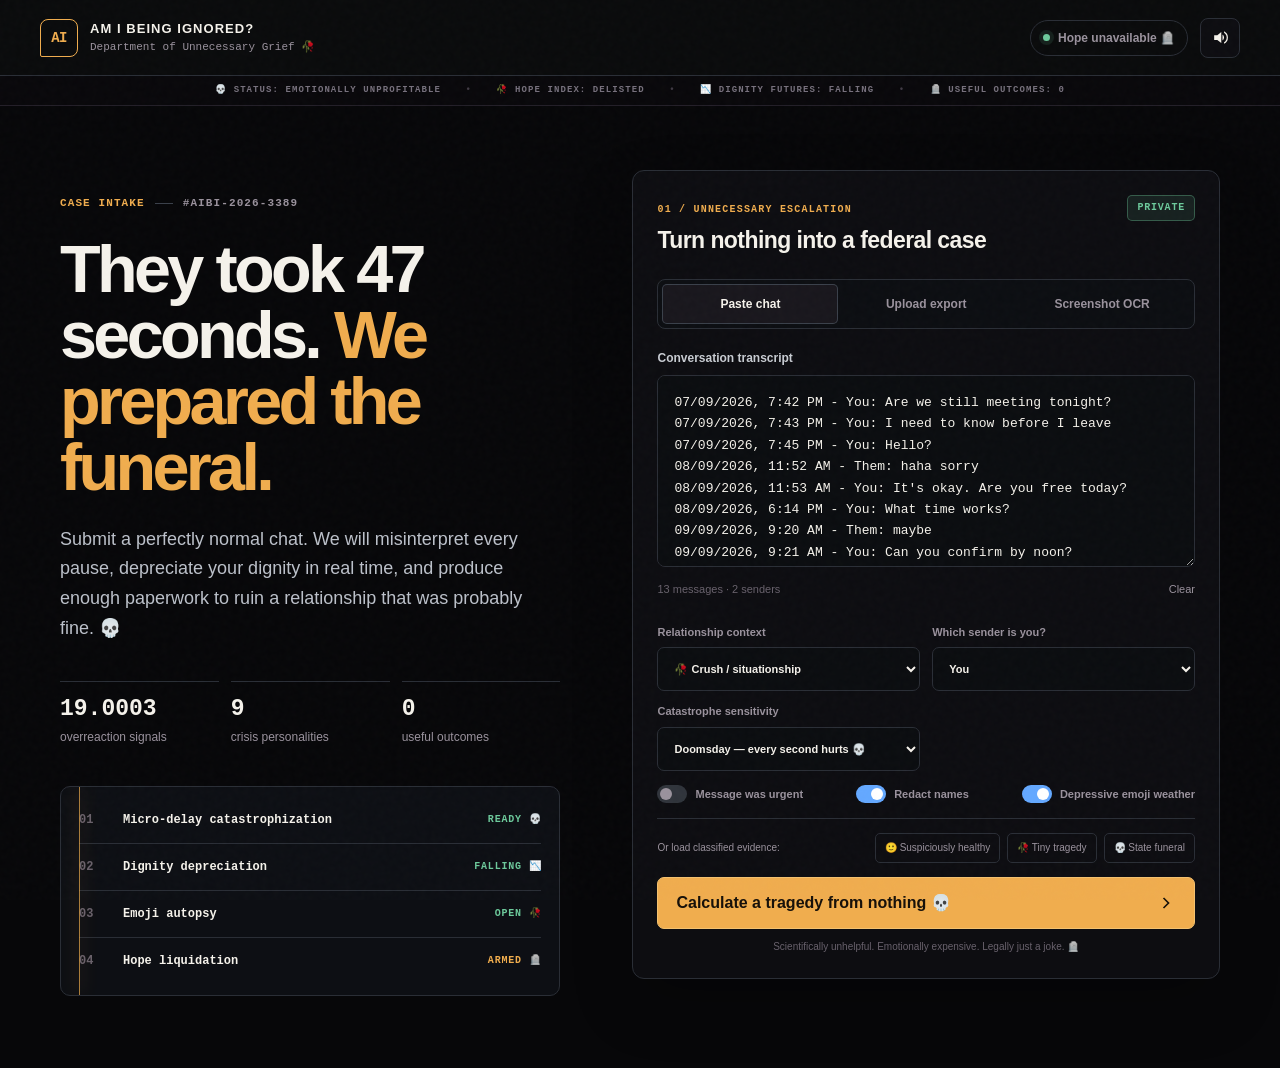
<file: am-i-being-ignored.html>
<!doctype html>
<html lang="en">
<head>
  <meta charset="utf-8">
  <meta name="viewport" content="width=device-width,initial-scale=1">
  <meta name="theme-color" content="#0b0c0e">
  <meta name="description" content="A gloriously useless machine that turns microscopic reply delays into an administratively complete emotional catastrophe.">
  <title>Am I Being Ignored? — Department of Unnecessary Grief</title>
  <style>
:root {
  color-scheme: dark;
  --bg: #070709;
  --surface: #0d0d11;
  --raised: #131217;
  --raised-2: #19171d;
  --line: #2a2e36;
  --line-strong: #3a404a;
  --text: #f5f2eb;
  --muted: #9a929d;
  --muted-2: #68616c;
  --amber: #f0ad4e;
  --amber-soft: rgba(240,173,78,.11);
  --red: #ef6a5b;
  --red-soft: rgba(239,106,91,.11);
  --blue: #64a8ff;
  --blue-soft: rgba(100,168,255,.11);
  --green: #6dca9c;
  --green-soft: rgba(109,202,156,.11);
  --purple: #aa94ff;
  --radius: 10px;
  --font: Inter, ui-sans-serif, -apple-system, BlinkMacSystemFont, "Segoe UI", sans-serif;
  --mono: "SFMono-Regular", Consolas, "Liberation Mono", monospace;
}

* { box-sizing: border-box; }
html { min-width: 320px; background: var(--bg); scroll-behavior: smooth; }
body { margin: 0; min-height: 100vh; background: var(--bg); color: var(--text); font: 16px/1.5 var(--font); -webkit-font-smoothing: antialiased; }
button, textarea, input, select { font: inherit; }
button { color: inherit; }
button, select, input[type="range"] { cursor: pointer; }
button:focus-visible, textarea:focus-visible, input:focus-visible, select:focus-visible, a:focus-visible { outline: 2px solid var(--blue); outline-offset: 3px; }
button[disabled] { opacity: .5; cursor: wait; }
[hidden] { display: none !important; }

.noise { pointer-events: none; position: fixed; inset: 0; opacity: .055; z-index: 20; background-image: url("data:image/svg+xml,%3Csvg viewBox='0 0 180 180' xmlns='http://www.w3.org/2000/svg'%3E%3Cfilter id='n'%3E%3CfeTurbulence type='fractalNoise' baseFrequency='.85' numOctaves='2' stitchTiles='stitch'/%3E%3C/filter%3E%3Crect width='100%25' height='100%25' filter='url(%23n)' opacity='.4'/%3E%3C/svg%3E"); }
.skip-link { position: fixed; left: 16px; top: -100px; z-index: 100; padding: 10px 14px; background: var(--text); color: var(--bg); border-radius: 6px; }
.skip-link:focus { top: 16px; }

.topbar { height: 76px; border-bottom: 1px solid var(--line); display: flex; align-items: center; justify-content: space-between; padding: 0 40px; position: relative; z-index: 10; background: rgba(11,12,14,.92); backdrop-filter: blur(16px); }
.brand { color: var(--text); text-decoration: none; display: flex; align-items: center; gap: 12px; min-width: 0; }
.brand-mark { width: 38px; height: 38px; display: grid; place-items: center; border: 1px solid var(--amber); color: var(--amber); font: 800 14px/1 var(--mono); letter-spacing: -.04em; border-radius: 8px 8px 8px 2px; }
.brand b { display: block; font: 750 13px/1.2 var(--font); letter-spacing: .08em; }
.brand small { display: block; color: var(--muted); font: 500 11px/1.3 var(--mono); margin-top: 3px; }
.topbar-actions { display: flex; align-items: center; gap: 12px; }
.privacy-pill { min-height: 36px; display: inline-flex; align-items: center; gap: 8px; padding: 0 12px; border: 1px solid var(--line); border-radius: 999px; color: var(--muted); font: 600 12px/1 var(--font); }
.privacy-pill i { width: 7px; height: 7px; background: var(--green); border-radius: 50%; box-shadow: 0 0 0 4px var(--green-soft); }
.icon-button { width: 40px; height: 40px; display: grid; place-items: center; border: 1px solid var(--line); background: var(--surface); border-radius: 8px; }
.icon-button:hover { background: var(--raised); border-color: var(--line-strong); }
.icon-button svg { width: 19px; fill: var(--text); }
.icon-button[aria-pressed="false"] svg { opacity: .35; }

main { min-height: calc(100vh - 76px); }
.input-screen { max-width: 1240px; margin: 0 auto; padding: 64px 40px 72px; display: grid; grid-template-columns: minmax(0, .92fr) minmax(520px, 1.08fr); gap: 72px; align-items: start; }
.hero-copy { padding-top: 28px; position: sticky; top: 24px; }
.eyebrow { display: flex; align-items: center; gap: 10px; color: var(--muted); font: 650 11px/1 var(--mono); letter-spacing: .1em; text-transform: uppercase; }
.eyebrow span:first-child { color: var(--amber); }
.eyebrow span + span::before { content: ""; width: 18px; height: 1px; display: inline-block; vertical-align: middle; margin-right: 10px; background: var(--line-strong); }
h1 { max-width: 720px; font-size: clamp(46px, 5.2vw, 78px); line-height: .99; letter-spacing: -.055em; margin: 28px 0 24px; font-weight: 760; }
h1 em { color: var(--amber); font-style: normal; }
.lede { max-width: 610px; margin: 0; color: #bcc1ca; font-size: 18px; line-height: 1.65; }
.hero-proof { display: grid; grid-template-columns: repeat(3,1fr); gap: 12px; margin-top: 38px; max-width: 600px; }
.hero-proof div { border-top: 1px solid var(--line); padding-top: 14px; }
.hero-proof strong { display: block; font: 700 23px/1.2 var(--mono); }
.hero-proof span { display: block; margin-top: 4px; color: var(--muted); font-size: 12px; }
.lab-visual { position: relative; overflow: hidden; margin-top: 40px; padding: 10px 18px; max-width: 600px; border: 1px solid var(--line); background: rgba(17,19,24,.75); border-radius: var(--radius); }
.scan-line { position: absolute; top: 0; bottom: 0; width: 1px; background: var(--amber); box-shadow: 0 0 18px var(--amber); opacity: .7; animation: labscan 4s linear infinite; }
.lab-row { min-height: 47px; display: grid; grid-template-columns: 34px 1fr auto; gap: 10px; align-items: center; border-bottom: 1px solid var(--line); font: 550 12px/1.2 var(--mono); }
.lab-row:last-child { border: 0; }
.lab-row .lab-index { color: var(--muted-2); }
.lab-row b { color: var(--green); font-size: 10px; letter-spacing: .08em; }
.lab-row.muted b { color: var(--amber); }

.intake-panel { border: 1px solid var(--line); background: var(--surface); border-radius: 12px; padding: 24px; box-shadow: 0 24px 60px rgba(0,0,0,.22); }
.panel-heading { display: flex; justify-content: space-between; align-items: flex-start; gap: 16px; }
.step-label, .section-intro > span, .court-hero > span, .card-heading span, .chart-card > span, .court-card > span, .court-verdict > span, .sim-result > span, .formula-card > span { color: var(--amber); font: 700 10px/1.2 var(--mono); letter-spacing: .12em; }
.panel-heading h2 { margin: 7px 0 0; font-size: 23px; line-height: 1.25; letter-spacing: -.025em; }
.secure-badge { border: 1px solid rgba(109,202,156,.35); color: var(--green); background: var(--green-soft); border-radius: 5px; padding: 7px 9px; font: 700 10px/1 var(--mono); letter-spacing: .08em; }
.source-tabs { display: grid; grid-template-columns: repeat(3,1fr); margin-top: 24px; padding: 4px; background: #0c0e12; border: 1px solid var(--line); border-radius: 8px; }
.source-tab { min-height: 40px; padding: 0 8px; border: 0; background: transparent; color: var(--muted); border-radius: 5px; font-weight: 650; font-size: 12px; }
.source-tab:hover { color: var(--text); }
.source-tab.active { color: var(--text); background: var(--raised-2); box-shadow: inset 0 0 0 1px var(--line-strong); }
.source-pane { display: none; margin-top: 20px; }
.source-pane.active { display: block; animation: rise .25s ease-out; }
.source-pane > label:not(.drop-zone) { display: block; color: #c9cdd3; font-size: 12px; font-weight: 650; margin-bottom: 8px; }
textarea { width: 100%; min-height: 192px; resize: vertical; border: 1px solid var(--line); background: #0b0d10; color: var(--text); border-radius: 8px; padding: 16px; font: 13px/1.65 var(--mono); caret-color: var(--amber); }
textarea::placeholder { color: #515761; }
textarea:hover, textarea:focus { border-color: var(--line-strong); }
.textarea-meta { display: flex; justify-content: space-between; align-items: center; min-height: 30px; color: var(--muted-2); font-size: 11px; }
.text-button { border: 0; background: transparent; color: var(--muted); padding: 5px 0 5px 12px; font-size: 11px; }
.text-button:hover { color: var(--text); }
.drop-zone { min-height: 220px; border: 1px dashed #3b414b; background: #0b0d10; border-radius: 8px; display: flex; flex-direction: column; align-items: center; justify-content: center; text-align: center; padding: 24px; transition: border-color .2s, background .2s; }
.drop-zone:hover { border-color: var(--amber); background: var(--amber-soft); }
.drop-zone input { position: absolute; width: 1px; height: 1px; opacity: 0; }
.drop-zone svg { width: 32px; fill: none; stroke: var(--amber); stroke-width: 1.6; margin-bottom: 15px; }
.drop-zone strong { font-size: 14px; }
.drop-zone > span { margin-top: 6px; color: var(--muted); font-size: 12px; }
.ocr-frame { width: 62px; height: 54px; position: relative; margin-bottom: 18px; }
.ocr-frame span { position: absolute; width: 18px; height: 18px; border-color: var(--blue); border-style: solid; }
.ocr-frame span:nth-child(1) { left: 0; top: 0; border-width: 2px 0 0 2px; }
.ocr-frame span:nth-child(2) { right: 0; top: 0; border-width: 2px 2px 0 0; }
.ocr-frame span:nth-child(3) { left: 0; bottom: 0; border-width: 0 0 2px 2px; }
.ocr-frame span:nth-child(4) { right: 0; bottom: 0; border-width: 0 2px 2px 0; }
.file-state, .image-stage { margin-top: 12px; padding: 12px; border: 1px solid var(--line); background: var(--raised); border-radius: 8px; }
.file-state { display: flex; justify-content: space-between; gap: 12px; align-items: center; font-size: 12px; }
.file-state b { overflow: hidden; white-space: nowrap; text-overflow: ellipsis; }
.file-state span { color: var(--green); }
.image-stage { display: grid; grid-template-columns: 82px 1fr; gap: 14px; align-items: center; }
.image-stage img { width: 82px; height: 82px; object-fit: cover; border-radius: 6px; border: 1px solid var(--line); }
.image-stage > div { display: grid; gap: 4px; }
.image-stage b { font-size: 13px; }
.image-stage span { color: var(--muted); font-size: 11px; }
.secondary-button { min-height: 38px; border: 1px solid var(--line-strong); background: var(--raised); border-radius: 7px; padding: 0 14px; font-size: 12px; font-weight: 650; }
.secondary-button:hover { border-color: #59616d; background: var(--raised-2); }
.image-stage .secondary-button { margin-top: 5px; width: max-content; }
.settings-grid { display: grid; grid-template-columns: 1fr 1fr; gap: 12px; margin-top: 20px; }
.settings-grid label { color: var(--muted); font-size: 11px; font-weight: 650; }
select { width: 100%; min-height: 44px; margin-top: 7px; border: 1px solid var(--line); background: #0b0d10; color: var(--text); border-radius: 7px; padding: 0 36px 0 12px; }
.toggle-row { min-height: 48px; display: flex; justify-content: space-between; align-items: center; gap: 12px; border-bottom: 1px solid var(--line); }
.switch { display: inline-flex; align-items: center; gap: 8px; position: relative; color: var(--muted); font-size: 11px; }
.switch input { position: absolute; opacity: 0; }
.switch > span { width: 30px; height: 18px; border-radius: 999px; background: #30343b; position: relative; transition: background .2s; }
.switch > span::after { content: ""; width: 12px; height: 12px; border-radius: 50%; position: absolute; left: 3px; top: 3px; background: var(--muted); transition: transform .2s, background .2s; }
.switch input:checked + span { background: var(--blue); }
.switch input:checked + span::after { transform: translateX(12px); background: #fff; }
.switch.large { font-size: 13px; }
.switch.large > span { width: 38px; height: 22px; }
.switch.large > span::after { width: 16px; height: 16px; }
.switch.large input:checked + span::after { transform: translateX(16px); }
.sample-strip { display: flex; gap: 7px; align-items: center; flex-wrap: wrap; padding: 14px 0; color: var(--muted); font-size: 10px; }
.sample-strip > span { margin-right: auto; }
.sample-strip button { min-height: 30px; border: 1px solid var(--line); background: transparent; color: var(--muted); padding: 0 9px; border-radius: 5px; font-size: 10px; }
.sample-strip button:hover { color: var(--text); border-color: var(--line-strong); }
.primary-button, .primary-small { border: 1px solid #f3c16f; background: var(--amber); color: #17110a; border-radius: 7px; font-weight: 780; }
.primary-button { min-height: 52px; width: 100%; display: flex; align-items: center; justify-content: space-between; padding: 0 18px; }
.primary-button:hover, .primary-small:hover { background: #ffc369; }
.primary-button svg { width: 20px; fill: none; stroke: currentColor; stroke-width: 2; }
.primary-small { min-height: 38px; padding: 0 14px; font-size: 12px; }
.disclaimer { margin: 10px 0 0; text-align: center; color: var(--muted-2); font-size: 10px; }

.scan-screen { min-height: calc(100vh - 76px); display: grid; place-items: center; padding: 40px 24px; }
.scanner-shell { width: min(680px,100%); min-height: 580px; border: 1px solid var(--line); background: var(--surface); border-radius: 12px; padding: 24px 48px 40px; text-align: center; position: relative; overflow: hidden; }
.scanner-shell::before { content: ""; position: absolute; inset: 0; background-image: linear-gradient(var(--line) 1px, transparent 1px), linear-gradient(90deg,var(--line) 1px,transparent 1px); background-size: 42px 42px; opacity: .18; pointer-events: none; }
.scanner-header { position: relative; display: flex; justify-content: space-between; font: 700 10px/1 var(--mono); letter-spacing: .1em; color: var(--muted); }
.orbital { width: 200px; height: 200px; margin: 64px auto 34px; position: relative; display: grid; place-items: center; }
.orbit { position: absolute; inset: 0; border: 1px solid rgba(100,168,255,.35); border-radius: 50%; }
.orbit::before { content: ""; width: 9px; height: 9px; background: var(--blue); border-radius: 50%; position: absolute; top: 13px; left: 52px; box-shadow: 0 0 18px var(--blue); }
.orbit-a { animation: spin 3.2s linear infinite; }
.orbit-b { inset: 26px; border-color: rgba(240,173,78,.35); animation: spin 2.3s linear infinite reverse; }
.orbit-b::before { background: var(--amber); left: 24px; top: 17px; box-shadow: 0 0 18px var(--amber); }
.core { width: 86px; height: 86px; border-radius: 50%; display: grid; place-items: center; background: var(--raised-2); border: 1px solid var(--line-strong); font: 800 24px/1 var(--mono); color: var(--text); box-shadow: 0 0 0 16px rgba(100,168,255,.04); }
.scanner-shell h2 { position: relative; margin: 0; font-size: 27px; letter-spacing: -.03em; }
.scanner-shell > p { position: relative; margin: 8px 0 24px; color: var(--muted); font-size: 13px; }
.progress-track { position: relative; height: 5px; background: #252a31; overflow: hidden; border-radius: 5px; }
.progress-track span { display: block; width: 0; height: 100%; background: var(--blue); transition: width .45s ease; }
.scan-log { position: relative; display: grid; gap: 6px; margin-top: 18px; text-align: left; font: 10px/1.4 var(--mono); color: var(--muted-2); }
.scan-log div { display: flex; justify-content: space-between; border-bottom: 1px solid rgba(42,46,54,.55); padding-bottom: 5px; }
.scan-log b { color: var(--green); }

.results-screen { max-width: 1400px; margin: 0 auto; padding: 0 36px 72px; }
.results-topline { min-height: 72px; display: grid; grid-template-columns: 1fr auto 1fr; gap: 18px; align-items: center; border-bottom: 1px solid var(--line); }
.back-button { justify-self: start; min-height: 40px; border: 0; background: transparent; color: var(--muted); font-size: 12px; }
.back-button span { margin-right: 5px; }
.back-button:hover { color: var(--text); }
.result-nav { display: flex; align-items: stretch; height: 72px; }
.result-tab { position: relative; border: 0; background: transparent; color: var(--muted); padding: 0 14px; font-size: 12px; font-weight: 650; }
.result-tab::after { content: ""; position: absolute; left: 14px; right: 14px; bottom: -1px; height: 2px; background: transparent; }
.result-tab.active { color: var(--text); }
.result-tab.active::after { background: var(--amber); }
.results-actions { justify-self: end; display: flex; gap: 8px; }
.result-view { display: none; }
.result-view.active { display: block; animation: rise .35s ease-out; }
.verdict-hero { min-height: 440px; display: grid; grid-template-columns: 1.25fr .75fr; align-items: center; gap: 60px; padding: 62px 20px 52px; border-bottom: 1px solid var(--line); }
.verdict-copy { max-width: 760px; }
.verdict-copy h2 { margin: 17px 0 12px; font-size: clamp(38px,5vw,68px); line-height: 1; letter-spacing: -.055em; }
.verdict-copy > p { color: #b7bdc6; font-size: 17px; max-width: 650px; }
.mode-switch { display: flex; flex-wrap: wrap; gap: 6px; margin-top: 26px; }
.mode-switch button { min-height: 34px; border: 1px solid var(--line); background: transparent; color: var(--muted); border-radius: 6px; padding: 0 11px; font-size: 11px; }
.mode-switch button:hover { color: var(--text); border-color: var(--line-strong); }
.mode-switch button.active { background: var(--amber-soft); color: var(--amber); border-color: rgba(240,173,78,.45); }
blockquote { margin: 18px 0 0; padding: 14px 18px; border-left: 2px solid var(--amber); background: rgba(240,173,78,.05); color: #d4d7dc; font-size: 14px; line-height: 1.6; }
.confidence-line { display: grid; grid-template-columns: auto 1fr auto; gap: 12px; align-items: center; margin-top: 18px; color: var(--muted); font-size: 10px; }
.confidence-line > div { height: 3px; background: var(--line); }
.confidence-line i { display: block; width: 0; height: 100%; background: var(--blue); transition: width .7s ease; }
.confidence-line b { color: var(--text); font: 700 11px/1 var(--mono); }
.score-stage { justify-self: center; text-align: center; }
.score-ring { --score: 0; width: 252px; height: 252px; border-radius: 50%; background: conic-gradient(var(--red) calc(var(--score) * 1%), var(--line) 0); padding: 8px; position: relative; box-shadow: 0 0 0 1px rgba(255,255,255,.03); }
.score-ring::before { content: ""; position: absolute; inset: 22px; border: 1px solid var(--line); border-radius: 50%; }
.score-ring > div { width: 100%; height: 100%; border-radius: 50%; background: var(--bg); display: grid; align-content: center; justify-items: center; position: relative; }
.score-ring span { font: 760 65px/.95 var(--mono); letter-spacing: -.07em; }
.score-ring small { margin-top: 10px; color: var(--muted); font: 700 10px/1.35 var(--mono); letter-spacing: .13em; }
.score-label { width: max-content; margin: 17px auto 0; color: var(--red); background: var(--red-soft); border: 1px solid rgba(239,106,91,.35); border-radius: 5px; padding: 7px 10px; font: 750 10px/1 var(--mono); letter-spacing: .1em; }
.score-stage p { color: var(--muted-2); font-size: 10px; }
.score-stage code { font-family: var(--mono); color: var(--muted); }
.metric-grid { display: grid; grid-template-columns: repeat(4,1fr); border-bottom: 1px solid var(--line); }
.metric-grid article { min-height: 150px; padding: 30px 24px; border-right: 1px solid var(--line); }
.metric-grid article:last-child { border: 0; }
.metric-grid span { color: var(--muted); font-size: 11px; }
.metric-grid strong { display: block; margin-top: 10px; font: 680 32px/1.1 var(--mono); letter-spacing: -.04em; }
.metric-grid small { display: block; margin-top: 7px; color: var(--muted-2); font-size: 10px; }
.dashboard-grid { display: grid; grid-template-columns: 1.35fr .65fr; gap: 14px; padding-top: 14px; }
.chart-card { min-height: 330px; border: 1px solid var(--line); background: var(--surface); border-radius: var(--radius); padding: 22px; }
.chart-card.wide { grid-row: span 2; min-height: 674px; }
.card-heading { display: flex; justify-content: space-between; align-items: flex-start; gap: 20px; }
.card-heading h3 { margin: 6px 0 0; font-size: 17px; letter-spacing: -.02em; }
.card-heading > b { color: var(--muted); font: 650 11px/1 var(--mono); }
.chart-card canvas { width: 100%; height: 550px; margin-top: 26px; display: block; }
.effort-duel { margin-top: 46px; }
.person-line { display: flex; justify-content: space-between; color: var(--muted); font-size: 12px; }
.person-line b { color: var(--text); font-family: var(--mono); }
.duel-bar { display: flex; height: 14px; margin: 12px 0; background: var(--line); overflow: hidden; border-radius: 3px; }
.duel-bar i { display: block; height: 100%; transition: width .7s ease; }
.duel-bar i:first-child { background: var(--blue); }
.duel-bar i:last-child { background: var(--amber); }
.effort-details { display: grid; grid-template-columns: repeat(3,1fr); gap: 8px; margin-top: 32px; }
.effort-details div { padding: 10px; background: var(--raised); border: 1px solid var(--line); border-radius: 6px; }
.effort-details span { display: block; color: var(--muted-2); font-size: 9px; }
.effort-details b { display: block; margin-top: 4px; font: 650 12px/1.2 var(--mono); }
.heatmap { display: grid; grid-template-columns: repeat(12,1fr); gap: 5px; margin-top: 42px; }
.heatmap i { aspect-ratio: 1; border-radius: 2px; background: var(--line); }
.heatmap-axis { display: flex; justify-content: space-between; color: var(--muted-2); font: 9px/1 var(--mono); margin-top: 9px; }

.section-intro { max-width: 800px; padding: 70px 0 38px; }
.section-intro h2 { margin: 10px 0 12px; font-size: clamp(36px,5vw,58px); line-height: 1.04; letter-spacing: -.05em; }
.section-intro p { margin: 0; color: var(--muted); font-size: 15px; }
.evidence-layout { display: grid; grid-template-columns: 1fr 320px; gap: 18px; align-items: start; }
.evidence-list { display: grid; gap: 10px; }
.evidence-item { min-height: 112px; display: grid; grid-template-columns: 76px 1fr auto; gap: 18px; align-items: center; border: 1px solid var(--line); background: var(--surface); border-radius: 9px; padding: 18px; }
.exhibit-id { color: var(--amber); font: 750 12px/1.2 var(--mono); }
.evidence-item h3 { margin: 0; font-size: 15px; }
.evidence-item p { margin: 5px 0 0; color: var(--muted); font-size: 12px; }
.evidence-severity { min-width: 78px; text-align: center; color: var(--red); background: var(--red-soft); border: 1px solid rgba(239,106,91,.28); padding: 7px 8px; border-radius: 5px; font: 700 9px/1 var(--mono); letter-spacing: .08em; }
.case-summary { position: sticky; top: 16px; border: 1px solid var(--line); background: var(--surface); border-radius: 9px; padding: 22px; }
.case-summary > span { color: var(--amber); font: 700 10px/1 var(--mono); letter-spacing: .1em; }
.case-summary h3 { margin: 8px 0 22px; font-size: 19px; }
.case-summary dl { margin: 0; display: grid; }
.case-summary dl div { display: flex; justify-content: space-between; gap: 12px; padding: 12px 0; border-top: 1px solid var(--line); }
.case-summary dt { color: var(--muted); font-size: 11px; }
.case-summary dd { margin: 0; font: 650 11px/1.3 var(--mono); text-align: right; }

.court-hero { min-height: 420px; display: grid; align-content: center; justify-items: center; text-align: center; border-bottom: 1px solid var(--line); }
.court-hero h2 { font: 500 clamp(44px,6vw,76px)/1 Georgia,serif; letter-spacing: -.05em; margin: 16px 0; }
.court-hero p { margin: 0; color: var(--muted); }
.gavel-button { margin-top: 32px; min-height: 52px; border: 1px solid #e6c382; background: #e6c382; color: #1a1510; border-radius: 7px; padding: 0 20px; font-weight: 750; }
.gavel-button span { margin-left: 12px; }
.court-columns { display: grid; grid-template-columns: 1fr 1fr; gap: 14px; padding: 14px 0; }
.court-card { border: 1px solid var(--line); background: var(--surface); border-radius: 10px; padding: 28px; min-height: 390px; }
.court-card.prosecution { border-top-color: var(--red); }
.court-card.defense { border-top-color: var(--blue); }
.court-card h3 { margin: 9px 0 24px; font: 500 28px/1.1 Georgia,serif; }
.court-card ol { list-style: none; padding: 0; margin: 0; counter-reset: evidence; }
.court-card li { counter-increment: evidence; min-height: 64px; padding: 13px 0 13px 38px; border-top: 1px solid var(--line); position: relative; color: #c7cbd2; font-size: 13px; }
.court-card li::before { content: counter(evidence, upper-alpha); position: absolute; left: 0; top: 14px; width: 23px; height: 23px; display: grid; place-items: center; border: 1px solid var(--line-strong); border-radius: 50%; color: var(--muted); font: 700 9px/1 var(--mono); }
.court-verdict { min-height: 220px; display: grid; place-items: center; align-content: center; text-align: center; border: 1px solid var(--line); background: var(--raised); border-radius: 10px; }
.court-verdict h3 { margin: 12px 0 4px; font: 500 34px/1.1 Georgia,serif; }
.court-verdict p { margin: 6px 0 0; color: var(--muted); }

.sim-grid { display: grid; grid-template-columns: 1fr 1fr; gap: 14px; }
.sim-controls, .sim-result { border: 1px solid var(--line); background: var(--surface); border-radius: 10px; padding: 30px; min-height: 520px; }
.sim-controls > label:not(.switch) { display: block; padding: 0 0 27px; margin-bottom: 25px; border-bottom: 1px solid var(--line); color: var(--muted); font-size: 12px; }
.sim-controls output { float: right; color: var(--text); font: 650 12px/1 var(--mono); }
input[type="range"] { display: block; width: 100%; margin-top: 18px; accent-color: var(--amber); }
.sim-result { display: grid; align-content: start; }
.sim-score { width: 184px; height: 184px; border: 1px solid var(--line-strong); border-radius: 50%; margin: 28px 0 24px; display: grid; place-items: center; align-content: center; }
.sim-score strong { font: 720 58px/.95 var(--mono); }
.sim-score small { text-align: center; margin-top: 7px; color: var(--muted); font: 700 9px/1.3 var(--mono); letter-spacing: .1em; }
.sim-result h3 { margin: 0; max-width: 520px; font-size: 30px; line-height: 1.1; letter-spacing: -.04em; }
.sim-result > p { color: var(--muted); max-width: 500px; }
.sim-bars { display: grid; gap: 16px; margin-top: 30px; }
.sim-bars label { color: var(--muted); font-size: 11px; }
.sim-bars label > span { float: right; color: var(--text); font-family: var(--mono); }
.sim-bars i { display: block; height: 6px; margin-top: 7px; background: var(--line); border-radius: 3px; overflow: hidden; }
.sim-bars b { display: block; width: 0; height: 100%; background: var(--blue); transition: width .35s; }
.sim-bars label:last-child b { background: var(--red); }

.method-grid { display: grid; grid-template-columns: repeat(3,1fr); gap: 12px; }
.method-grid article { min-height: 220px; border: 1px solid var(--line); background: var(--surface); border-radius: 9px; padding: 24px; }
.method-grid span { color: var(--amber); font: 700 28px/1 var(--mono); }
.method-grid h3 { margin: 26px 0 8px; font-size: 17px; }
.method-grid p { margin: 0; color: var(--muted); font-size: 12px; }
.formula-card { margin-top: 14px; min-height: 180px; border: 1px solid var(--line); background: var(--raised); border-radius: 9px; padding: 28px; display: grid; align-content: center; }
.formula-card code { display: block; margin-top: 14px; color: var(--text); font: 650 clamp(24px,4vw,44px)/1.1 var(--mono); }
.formula-card p { color: var(--muted); font-size: 12px; }

.toast { position: fixed; left: 50%; bottom: 22px; z-index: 90; transform: translate(-50%,30px); opacity: 0; pointer-events: none; max-width: calc(100% - 32px); background: var(--text); color: var(--bg); padding: 11px 15px; border-radius: 7px; font-size: 12px; font-weight: 650; transition: opacity .2s, transform .2s; }
.toast.show { opacity: 1; transform: translate(-50%,0); }
.verdict-flash { position: fixed; inset: 0; z-index: 80; display: grid; place-items: center; background: rgba(5,6,7,.92); opacity: 0; pointer-events: none; transition: opacity .25s; }
.verdict-flash.show { opacity: 1; pointer-events: auto; }
.verdict-flash > div { text-align: center; animation: verdictIn .45s cubic-bezier(.2,.8,.2,1); }
.verdict-flash span { display: block; font-size: 82px; }
.verdict-flash b { display: block; margin-top: 8px; color: var(--red); font: 800 clamp(54px,10vw,120px)/.9 var(--font); letter-spacing: -.06em; }
.verdict-flash small { display: block; margin-top: 18px; color: var(--muted); font: 700 12px/1 var(--mono); letter-spacing: .18em; }

@keyframes labscan { from { left: 0; } to { left: 100%; } }
@keyframes spin { to { transform: rotate(360deg); } }
@keyframes rise { from { opacity: 0; transform: translateY(8px); } to { opacity: 1; transform: none; } }
@keyframes verdictIn { from { opacity: 0; transform: scale(.88); } to { opacity: 1; transform: none; } }

@media (max-width: 1060px) {
  .input-screen { grid-template-columns: 1fr; gap: 42px; max-width: 800px; }
  .hero-copy { position: static; padding-top: 0; }
  .lab-visual { display: none; }
  .results-topline { grid-template-columns: 1fr auto; }
  .result-nav { grid-column: 1 / -1; grid-row: 2; order: 3; overflow-x: auto; height: 52px; }
  .results-topline { padding: 12px 0 0; }
  .result-tab { height: 52px; white-space: nowrap; }
  .verdict-hero { grid-template-columns: 1fr; gap: 38px; }
  .score-stage { grid-row: 1; }
  .metric-grid { grid-template-columns: 1fr 1fr; }
  .metric-grid article:nth-child(2) { border-right: 0; }
  .metric-grid article:nth-child(-n+2) { border-bottom: 1px solid var(--line); }
  .dashboard-grid { grid-template-columns: 1fr; }
  .chart-card.wide { min-height: 570px; grid-row: auto; }
  .chart-card canvas { height: 450px; }
}

@media (max-width: 760px) {
  .topbar { padding: 0 18px; height: 68px; }
  .privacy-pill { display: none; }
  main { min-height: calc(100vh - 68px); }
  .input-screen { padding: 38px 18px 56px; }
  h1 { font-size: 48px; }
  .lede { font-size: 16px; }
  .hero-proof { gap: 8px; }
  .hero-proof span { font-size: 10px; }
  .intake-panel { padding: 18px; }
  .source-tab { font-size: 10px; }
  .settings-grid { grid-template-columns: 1fr; }
  .toggle-row { align-items: flex-start; flex-direction: column; padding: 14px 0; }
  .sample-strip > span { width: 100%; margin-bottom: 4px; }
  .scanner-shell { padding: 18px 22px 32px; min-height: 520px; }
  .orbital { margin-top: 54px; }
  .results-screen { padding: 0 18px 54px; }
  .results-actions .secondary-button { display: none; }
  .verdict-hero { padding: 44px 0; }
  .verdict-copy h2 { font-size: 42px; }
  .score-ring { width: 218px; height: 218px; }
  .score-ring span { font-size: 56px; }
  .metric-grid { grid-template-columns: 1fr; }
  .metric-grid article { border-right: 0; border-bottom: 1px solid var(--line); min-height: 125px; }
  .metric-grid article:last-child { border-bottom: 0; }
  .dashboard-grid { gap: 10px; }
  .chart-card { padding: 17px; }
  .chart-card.wide { min-height: 465px; }
  .chart-card canvas { height: 340px; }
  .effort-details { grid-template-columns: 1fr 1fr 1fr; }
  .evidence-layout { grid-template-columns: 1fr; }
  .case-summary { position: static; }
  .evidence-item { grid-template-columns: 56px 1fr; }
  .evidence-severity { grid-column: 2; width: max-content; }
  .court-columns, .sim-grid { grid-template-columns: 1fr; }
  .court-hero { min-height: 360px; }
  .court-card { min-height: auto; }
  .method-grid { grid-template-columns: 1fr; }
  .method-grid article { min-height: 170px; }
  .sim-controls, .sim-result { min-height: auto; padding: 22px; }
  .section-intro { padding-top: 48px; }
}

@media (max-width: 430px) {
  .brand small { display: none; }
  .brand b { font-size: 11px; }
  h1 { font-size: 43px; }
  .hero-proof { grid-template-columns: 1fr; }
  .hero-proof div { display: flex; align-items: baseline; gap: 8px; }
  .hero-proof strong { font-size: 18px; }
  .source-tabs { grid-template-columns: 1fr; }
  .source-tab { min-height: 36px; }
  .results-topline { gap: 8px; }
  .back-button { font-size: 11px; }
  .primary-small { padding: 0 10px; }
  .result-tab { padding: 0 11px; }
  .mode-switch button { flex: 1 0 calc(33% - 6px); }
  .chart-card.wide { min-height: 420px; }
  .chart-card canvas { height: 300px; }
  .effort-details { grid-template-columns: 1fr; }
}

@media (prefers-reduced-motion: reduce) {
  *, *::before, *::after { animation-duration: .001ms !important; animation-iteration-count: 1 !important; scroll-behavior: auto !important; transition-duration: .001ms !important; }
}


/* Uselessness v2: intentionally depressive, not clinically meaningful */
.doom-ticker { min-height: 30px; overflow: hidden; border-bottom: 1px solid #231f28; background: #09080b; color: #77717d; display: grid; place-items: center; font: 700 9px/1 var(--mono); letter-spacing: .12em; white-space: nowrap; }
.doom-ticker div { animation: ticker 24s linear infinite; }
.doom-ticker span { color: #403a44; margin: 0 18px; }
.emoji-rain { position: fixed; inset: 0; z-index: 18; pointer-events: none; overflow: hidden; opacity: .18; }
.emoji-rain i { position: absolute; top: -50px; font-style: normal; animation: sadfall linear infinite; filter: grayscale(.35); }
.situation-banner { margin-top: 14px; min-height: 132px; display: grid; grid-template-columns: 78px 1fr auto; gap: 18px; align-items: center; padding: 24px; border: 1px solid #342936; border-left: 3px solid #9d6a9e; background: #100d12; border-radius: 9px; }
.situation-emoji { width: 58px; height: 58px; display: grid; place-items: center; border: 1px solid #3a303d; border-radius: 50%; background: #171119; font-size: 27px; }
.situation-banner span { color: #b17aae; font: 700 10px/1.2 var(--mono); letter-spacing: .11em; }
.situation-banner h3 { margin: 7px 0 3px; font-size: 20px; }
.situation-banner p { margin: 0; color: var(--muted); font-size: 12px; }
.situation-banner > strong { color: #d398cf; font: 750 29px/1 var(--mono); text-align: right; }
.obituary-hero { min-height: 620px; display: grid; place-items: center; align-content: center; text-align: center; border-bottom: 1px solid var(--line); position: relative; }
.obituary-hero > span { color: #a77aa5; font: 700 10px/1 var(--mono); letter-spacing: .16em; }
.obituary-icon { font-size: 94px; margin: 24px 0 10px; filter: grayscale(.35); animation: breathe 3.8s ease-in-out infinite; }
.obituary-hero h2 { max-width: 850px; margin: 10px auto; font: 500 clamp(44px,6vw,78px)/1 Georgia,serif; letter-spacing: -.045em; }
.obituary-hero p { color: var(--muted); }
.obituary-hero blockquote { max-width: 620px; border-left: 0; border-top: 1px solid #3a303d; border-bottom: 1px solid #3a303d; background: transparent; font: italic 20px/1.5 Georgia,serif; color: #bbb2bd; }
.grief-grid { display: grid; grid-template-columns: repeat(5,1fr); gap: 10px; padding: 14px 0; }
.grief-grid article { min-height: 170px; border: 1px solid var(--line); background: var(--surface); border-radius: 8px; padding: 18px; }
.grief-grid b { display: block; font-size: 25px; }
.grief-grid h3 { margin: 28px 0 4px; font-size: 14px; }
.grief-grid p { margin: 0; color: var(--muted); font-size: 10px; }
.death-certificate { min-height: 340px; border: 1px solid #3a303d; background: #100d12; border-radius: 9px; padding: 36px; margin-bottom: 40px; position: relative; }
.death-certificate > span { color: #a77aa5; font: 700 10px/1 var(--mono); letter-spacing: .15em; }
.death-certificate h3 { margin: 22px 0 8px; font: 500 34px/1.12 Georgia,serif; }
.death-certificate p { max-width: 720px; color: var(--muted); }
.death-certificate > div { position: absolute; right: 36px; bottom: 34px; text-align: right; }
.death-certificate b { display: block; color: #d398cf; font: 750 32px/1 var(--mono); }
.death-certificate small { color: var(--muted-2); font: 700 9px/1 var(--mono); letter-spacing: .11em; }

@keyframes ticker { from { transform: translateX(12%); } to { transform: translateX(-12%); } }
@keyframes sadfall { to { transform: translateY(calc(100vh + 100px)) rotate(24deg); } }
@keyframes breathe { 50% { transform: scale(1.045); opacity: .75; } }

@media (max-width: 760px) {
  .doom-ticker { justify-content: start; }
  .doom-ticker div { animation-duration: 16s; }
  .situation-banner { grid-template-columns: 52px 1fr; }
  .situation-emoji { width: 48px; height: 48px; }
  .situation-banner > strong { grid-column: 2; text-align: left; }
  .grief-grid { grid-template-columns: 1fr 1fr; }
  .death-certificate > div { position: static; text-align: left; margin-top: 34px; }
}

/* Precision tragedy readout */
.score-ring span { font-size: 39px; letter-spacing: -.075em; }
@media (max-width: 760px) { .score-ring span { font-size: 33px; } }



/* Final useless polish: panic finale */
.final-panic .verdict-hero, .final-panic .obituary-hero { animation: finalDoomPulse .42s steps(2,end) infinite; }
.final-panic .doom-ticker { color: #ffb13b; text-shadow: 0 0 18px rgba(255,177,59,.55); }
@keyframes finalDoomPulse { 50% { filter: saturate(1.35) contrast(1.08); transform: translateY(-1px); } }

  </style>
</head>
<body>
  <a class="skip-link" href="#main">Skip to main content</a>
  <div class="noise" aria-hidden="true"></div>
  <header class="topbar">
    <a class="brand" href="#" aria-label="Am I Being Ignored home">
      <span class="brand-mark">AI</span>
      <span><b>AM I BEING IGNORED?</b><small>Department of Unnecessary Grief 🥀</small></span>
    </a>
    <div class="topbar-actions">
      <span class="privacy-pill"><i></i> Hope unavailable 🪦</span>
      <button class="icon-button" id="soundToggle" type="button" aria-pressed="true" aria-label="Toggle sound">
        <svg viewBox="0 0 24 24" aria-hidden="true"><path d="M4 9v6h4l5 4V5L8 9H4Zm12.5 3a4.5 4.5 0 0 0-2-3.74v7.48a4.5 4.5 0 0 0 2-3.74Zm0-8v2.06a7 7 0 0 1 0 11.88V20a9 9 0 0 0 0-16Z"/></svg>
      </button>
    </div>
  </header>
  <div class="doom-ticker" aria-label="Department status"><div>💀 STATUS: EMOTIONALLY UNPROFITABLE <span>•</span> 🥀 HOPE INDEX: DELISTED <span>•</span> 📉 DIGNITY FUTURES: FALLING <span>•</span> 🪦 USEFUL OUTCOMES: 0</div></div>
  <div class="emoji-rain" id="emojiRain" aria-hidden="true"></div>

  <main id="main">
    <section class="input-screen" id="inputScreen">
      <div class="hero-copy">
        <div class="eyebrow"><span>CASE INTAKE</span><span id="caseNumber">#AIBI-2026-0911</span></div>
        <h1>They took 47 seconds. <em>We prepared the funeral.</em></h1>
        <p class="lede">Submit a perfectly normal chat. We will misinterpret every pause, depreciate your dignity in real time, and produce enough paperwork to ruin a relationship that was probably fine. 💀</p>
        <div class="hero-proof">
          <div><strong>19.0003</strong><span>overreaction signals</span></div>
          <div><strong>9</strong><span>crisis personalities</span></div>
          <div><strong>0</strong><span>useful outcomes</span></div>
        </div>
        <div class="lab-visual" aria-label="Illustration of the analysis pipeline">
          <div class="scan-line"></div>
          <div class="lab-row"><span class="lab-index">01</span><span>Micro-delay catastrophization</span><b>READY 💀</b></div>
          <div class="lab-row"><span class="lab-index">02</span><span>Dignity depreciation</span><b>FALLING 📉</b></div>
          <div class="lab-row"><span class="lab-index">03</span><span>Emoji autopsy</span><b>OPEN 🥀</b></div>
          <div class="lab-row muted"><span class="lab-index">04</span><span>Hope liquidation</span><b>ARMED 🪦</b></div>
        </div>
      </div>

      <section class="intake-panel" aria-labelledby="intakeTitle">
        <div class="panel-heading">
          <div><span class="step-label">01 / UNNECESSARY ESCALATION</span><h2 id="intakeTitle">Turn nothing into a federal case</h2></div>
          <span class="secure-badge">PRIVATE</span>
        </div>

        <div class="source-tabs" role="tablist" aria-label="Evidence source">
          <button class="source-tab active" type="button" role="tab" aria-selected="true" data-source="paste">Paste chat</button>
          <button class="source-tab" type="button" role="tab" aria-selected="false" data-source="file">Upload export</button>
          <button class="source-tab" type="button" role="tab" aria-selected="false" data-source="screenshot">Screenshot OCR</button>
        </div>

        <div class="source-pane active" data-pane="paste">
          <label for="chatInput">Conversation transcript</label>
          <textarea id="chatInput" spellcheck="false" placeholder="10/09/2026, 7:42 PM - You: Are we still meeting tonight?&#10;10/09/2026, 7:43 PM - You: Hello?&#10;11/09/2026, 11:52 AM - Them: haha sorry"></textarea>
          <div class="textarea-meta"><span id="inputStats">0 messages detected</span><button type="button" class="text-button" id="clearInput">Clear</button></div>
        </div>

        <div class="source-pane" data-pane="file">
          <label class="drop-zone" for="fileInput">
            <input id="fileInput" type="file" accept=".txt,text/plain">
            <svg viewBox="0 0 24 24" aria-hidden="true"><path d="M12 3v12m0-12 4 4m-4-4L8 7M5 14v5h14v-5"/></svg>
            <strong>Drop a WhatsApp export</strong>
            <span>Choose “Without media” · TXT up to 10 MB</span>
          </label>
          <div class="file-state" id="fileState" hidden></div>
        </div>

        <div class="source-pane" data-pane="screenshot">
          <label class="drop-zone visual-drop" for="imageInput">
            <input id="imageInput" type="file" accept="image/png,image/jpeg,image/webp">
            <div class="ocr-frame"><span></span><span></span><span></span><span></span></div>
            <strong>Upload chat screenshot</strong>
            <span>OCR loads on demand · you can correct the result</span>
          </label>
          <div class="image-stage" id="imageStage" hidden>
            <img id="imagePreview" alt="Uploaded chat screenshot preview">
            <div><b id="imageName">Evidence image</b><span id="ocrState">Ready for OCR</span><button class="secondary-button" id="runOcr" type="button">Extract text</button></div>
          </div>
        </div>

        <div class="settings-grid">
          <label>Relationship context
            <select id="contextSelect">
              <option value="crush">🥀 Crush / situationship</option>
              <option value="friendship">🤡 Friendship</option>
              <option value="relationship">💔 Relationship</option>
              <option value="group">🫠 Group chat</option>
              <option value="workplace">📉 Workplace</option>
            </select>
          </label>
          <label>Which sender is you?
            <select id="selfSelect"><option value="">Detect from chat</option></select>
          </label>
          <label>Catastrophe sensitivity
            <select id="sensitivitySelect">
              <option value="1">Reasonable (why are you here?)</option>
              <option value="1.5">Dramatic 🥀</option>
              <option value="2.2" selected>Doomsday — every second hurts 💀</option>
              <option value="3">Malayalam serial finale 😭</option>
            </select>
          </label>
        </div>

        <div class="toggle-row">
          <label class="switch"><input id="urgentToggle" type="checkbox"><span></span><b>Message was urgent</b></label>
          <label class="switch"><input id="redactToggle" type="checkbox" checked><span></span><b>Redact names</b></label>
          <label class="switch"><input id="rainToggle" type="checkbox" checked><span></span><b>Depressive emoji weather</b></label>
        </div>

        <div class="sample-strip">
          <span>Or load classified evidence:</span>
          <button type="button" data-sample="balanced">🙂 Suspiciously healthy</button>
          <button type="button" data-sample="suspicious">🥀 Tiny tragedy</button>
          <button type="button" data-sample="catastrophic">💀 State funeral</button>
        </div>

        <button class="primary-button" id="analyzeButton" type="button">
          <span>Calculate a tragedy from nothing 💀</span>
          <svg viewBox="0 0 24 24" aria-hidden="true"><path d="m9 18 6-6-6-6"/></svg>
        </button>
        <p class="disclaimer">Scientifically unhelpful. Emotionally expensive. Legally just a joke. 🪦</p>
      </section>
    </section>

    <section class="scan-screen" id="scanScreen" hidden aria-live="polite">
      <div class="scanner-shell">
        <div class="scanner-header"><span>CASE ANALYSIS</span><span id="scanCase">#AIBI</span></div>
        <div class="orbital" aria-hidden="true"><div class="orbit orbit-a"></div><div class="orbit orbit-b"></div><div class="core">AI</div></div>
        <h2 id="scanHeadline">Reconstructing the timeline</h2>
        <p id="scanDetail">Normalizing timestamps and conversational turns…</p>
        <div class="progress-track"><span id="scanProgress"></span></div>
        <div class="scan-log" id="scanLog"></div>
      </div>
    </section>

    <section class="results-screen" id="resultsScreen" hidden>
      <div class="results-topline">
        <button class="back-button" id="newCase" type="button"><span>←</span> New case</button>
        <div class="result-nav" role="tablist" aria-label="Result views">
          <button class="result-tab active" data-view="overview" role="tab" aria-selected="true">Overview</button>
          <button class="result-tab" data-view="evidence" role="tab" aria-selected="false">Evidence</button>
          <button class="result-tab" data-view="courtroom" role="tab" aria-selected="false">Courtroom ⚖</button>
          <button class="result-tab" data-view="obituary" role="tab" aria-selected="false">Obituary 🪦</button>
          <button class="result-tab" data-view="simulator" role="tab" aria-selected="false">Simulator 💀</button>
          <button class="result-tab" data-view="method" role="tab" aria-selected="false">Method</button>
        </div>
        <div class="results-actions">
          <button class="secondary-button" id="exportJson" type="button">Export data</button>
          <button class="secondary-button" id="panicFinale" type="button">Final panic</button>
          <button class="primary-small" id="shareVerdict" type="button">Save verdict</button>
        </div>
      </div>

      <div class="result-view active" data-view-panel="overview">
        <section class="verdict-hero">
          <div class="verdict-copy">
            <div class="eyebrow"><span id="verdictCase">CASE VERDICT</span><span id="evidenceGrade">EVIDENCE GRADE B</span></div>
            <h2 id="verdictTitle">Conversational negligence detected.</h2>
            <p id="verdictSubtitle">The evidence suggests an unusually high concentration of silence per unit of effort.</p>
            <div class="mode-switch" id="modeSwitch" role="group" aria-label="Verdict personality">
              <button class="active" data-mode="scientific">Scientific</button>
              <button data-mode="cope">Cope</button>
              <button data-mode="brutal">Brutal</button>
              <button data-mode="lawyer">Lawyer</button>
              <button data-mode="corporate">Corporate</button>
              <button data-mode="astrology">Astrology</button>
              <button data-mode="therapist">Therapist</button>
              <button data-mode="funeral">Funeral 🪦</button>
              <button data-mode="emergency">Emergency 🚨</button>
            </div>
            <blockquote id="modeNarration"></blockquote>
            <div class="confidence-line"><span>Evidence quality</span><div><i id="qualityBar"></i></div><b id="qualityValue">—</b></div>
          </div>
          <div class="score-stage">
            <div class="score-ring" id="scoreRing"><div><span id="scoreValue">0.0</span><small>CATASTROPHIC<br>ABANDONMENT INDEX™</small></div></div>
            <div class="score-label" id="scoreLabel">CALCULATING</div>
            <p>Model <code>IGN-1.0</code> · Deterministic</p>
          </div>
        </section>

        <section class="metric-grid">
          <article><span>Median reply</span><strong id="medianMetric">—</strong><small id="medianContext">Across detected turns</small></article>
          <article><span>Longest silence</span><strong id="silenceMetric">—</strong><small id="silenceContext">Between replies</small></article>
          <article><span>Your effort share</span><strong id="effortMetric">—</strong><small id="effortContext">Words, messages, starts</small></article>
          <article><span>Dignity remaining</span><strong id="questionMetric">—</strong><small id="questionContext">Non-renewable resource</small></article>
        </section>

        <section class="situation-banner">
          <div class="situation-emoji" id="situationEmoji">🥀</div>
          <div><span id="situationLabel">SITUATION-SPECIFIC DAMAGE</span><h3 id="situationTitle">Delusion reserve critically low</h3><p id="situationCopy">Contextual catastrophe is being prepared.</p></div>
          <strong id="situationMetric">—</strong>
        </section>

        <section class="dashboard-grid">
          <article class="chart-card wide">
            <div class="card-heading"><div><span>MICRO-TRAGEDY RECONSTRUCTION</span><h3>Milliseconds of emotional ruin 📉</h3></div><b id="latencyCallout">—</b></div>
            <canvas id="latencyChart" height="220" role="img" aria-label="Reply latency timeline"></canvas>
          </article>
          <article class="chart-card">
            <div class="card-heading"><div><span>DIGNITY LIQUIDATION</span><h3>Who is carrying this corpse? ⚰️</h3></div></div>
            <div class="effort-duel">
              <div class="person-line"><span>You</span><b id="selfEffortLabel">—</b></div>
              <div class="duel-bar"><i id="selfEffortBar"></i><i id="otherEffortBar"></i></div>
              <div class="person-line"><span>Other party</span><b id="otherEffortLabel">—</b></div>
            </div>
            <div class="effort-details" id="effortDetails"></div>
          </article>
          <article class="chart-card">
            <div class="card-heading"><div><span>HOPE WEATHER</span><h3>Brief sightings of human contact 🕯️</h3></div><b id="peakTime">—</b></div>
            <div class="heatmap" id="heatmap" aria-label="Reply activity heatmap"></div>
            <div class="heatmap-axis"><span>12a</span><span>6a</span><span>12p</span><span>6p</span><span>11p</span></div>
          </article>
        </section>
      </div>

      <div class="result-view" data-view-panel="evidence">
        <section class="section-intro"><span>02 / NEEDLESSLY DETAILED SUFFERING</span><h2>Every millisecond has been made personal. 💀</h2><p>A normal delay has been expanded into several administratively distinct forms of abandonment.</p></section>
        <div class="evidence-layout">
          <div class="evidence-list" id="evidenceList"></div>
          <aside class="case-summary"><span>CASE FILE</span><h3 id="caseSummaryTitle">Evidence summary</h3><dl id="caseSummary"></dl></aside>
        </div>
      </div>

      <div class="result-view" data-view-panel="courtroom">
        <section class="court-hero"><span>THE COURT OF UNREASONABLE CONCLUSIONS ⚖️</span><h2>You v. A 47-second delay</h2><p>All rise. Dignity has left the courtroom.</p><button class="gavel-button" id="deliverVerdict" type="button">Deliver the verdict <span>⚖</span></button></section>
        <div class="court-columns">
          <article class="court-card prosecution"><span>PROSECUTION</span><h3>The case for intentional silence</h3><ol id="prosecutionList"></ol></article>
          <article class="court-card defense"><span>DEFENSE</span><h3>Reasonable doubt remains</h3><ol id="defenseList"></ol></article>
        </div>
        <div class="court-verdict" id="courtVerdict"><span>FINAL RULING</span><h3 id="courtRuling">Awaiting the gavel</h3><p id="courtReason">Review the exhibits, then deliver the verdict.</p></div>
      </div>

      <div class="result-view" data-view-panel="obituary">
        <section class="obituary-hero">
          <span>IN UNNECESSARY MEMORIAM 🥀</span>
          <div class="obituary-icon">🪦</div>
          <h2 id="obituaryTitle">Here lies a perfectly normal conversation.</h2>
          <p id="obituaryDates">Born recently · Declared dead almost immediately</p>
          <blockquote id="obituaryQuote">“They took slightly longer than expected.”</blockquote>
          <button class="gavel-button" id="mournButton" type="button">Begin excessive mourning 😭</button>
        </section>
        <div class="grief-grid" id="griefGrid"></div>
        <section class="death-certificate">
          <span>OFFICIAL CERTIFICATE OF DIGITAL DEMISE</span>
          <h3 id="causeOfDeath">Cause of death: a minor scheduling conflict</h3>
          <p id="obituaryBody">This conversation is survived by several unread drafts, one overused crying emoji, and a dignity balance approaching zero.</p>
          <div><b id="obituaryScore">0.000000%</b><small>PROBABILITY WE OVERREACTED</small></div>
        </section>
      </div>
      <div class="result-view" data-view-panel="simulator">
        <section class="section-intro"><span>DIGNITY DERIVATIVES MARKET 📉</span><h2>How quickly can we make this worse?</h2><p>Speculate against your own peace using an entirely fictional double-text futures model.</p></section>
        <div class="sim-grid">
          <section class="sim-controls">
            <label>Hours since your message <output id="waitOutput">8 h</output><input id="waitSlider" type="range" min="0" max="72" value="8"></label>
            <label>Message length <output id="lengthOutput">24 chars</output><input id="lengthSlider" type="range" min="1" max="240" value="24"></label>
            <label>Emoji count <output id="emojiOutput">1</output><input id="emojiSlider" type="range" min="0" max="12" value="1"></label>
            <label>Desperation level <output id="desperationOutput">38%</output><input id="desperationSlider" type="range" min="0" max="100" value="38"></label>
            <label class="switch large"><input id="helloToggle" type="checkbox"><span></span><b>Include “hello??”</b></label>
          </section>
          <section class="sim-result">
            <span>SIMULATED OUTCOME</span>
            <div class="sim-score"><strong id="simDamage">63</strong><small>EMOTIONAL<br>DAMAGE</small></div>
            <h3 id="simRecommendation">Wait. Protect the remaining dignity.</h3>
            <p id="simExplanation">The expected reply benefit does not currently justify the second-message exposure.</p>
            <div class="sim-bars"><label>Reply probability <span id="replyProb">—</span><i><b id="replyBar"></b></i></label><label>Regret probability <span id="regretProb">—</span><i><b id="regretBar"></b></i></label></div>
          </section>
        </div>
      </div>

      <div class="result-view" data-view-panel="method">
        <section class="section-intro"><span>OVER-CALCULATION DEPARTMENT 🧮</span><h2>Six decimals. Zero wisdom.</h2><p>We applied industrial-grade mathematics to the emotional equivalent of someone going to the bathroom.</p></section>
        <div class="method-grid">
          <article><span>35%</span><h3>Delay pattern</h3><p>Median, p90, and extreme gaps between conversational turns.</p></article>
          <article><span>20%</span><h3>Question avoidance</h3><p>Questions with no later response in the observed window.</p></article>
          <article><span>15%</span><h3>Consecutive messages</h3><p>Double, triple, and increasingly brave follow-ups.</p></article>
          <article><span>10%</span><h3>Effort imbalance</h3><p>Share of words, messages, and session initiations.</p></article>
          <article><span>10%</span><h3>Dry-reply intensity</h3><p>Very short replies and a small transparent dry-token list.</p></article>
          <article><span>10%</span><h3>Conversation decay</h3><p>Change in reply speed and reply length over the observed period.</p></article>
        </div>
        <div class="formula-card"><span>IGN-1.0</span><code>score = 100 / (1 + e<sup>−z</sup>)</code><p>Evidence quality is reported separately using timestamp coverage, sample size, and input confidence.</p></div>
      </div>
    </section>
  </main>

  <div class="toast" id="toast" role="status" aria-live="polite"></div>
  <div class="verdict-flash" id="verdictFlash" aria-hidden="true"><div><span>⚖</span><b id="flashText">GUILTY</b><small>WITH PLAUSIBLE DENIABILITY</small></div></div>
  <script>
(() => {
  "use strict";

  const $ = (selector, root = document) => root.querySelector(selector);
  const $$ = (selector, root = document) => [...root.querySelectorAll(selector)];
  const clamp = (value, min = 0, max = 1) => Math.max(min, Math.min(max, value));
  const sum = values => values.reduce((a, b) => a + b, 0);
  const median = values => {
    if (!values.length) return 0;
    const sorted = [...values].sort((a, b) => a - b);
    const middle = Math.floor(sorted.length / 2);
    return sorted.length % 2 ? sorted[middle] : (sorted[middle - 1] + sorted[middle]) / 2;
  };
  const percentile = (values, p) => {
    if (!values.length) return 0;
    const sorted = [...values].sort((a, b) => a - b);
    return sorted[Math.min(sorted.length - 1, Math.max(0, Math.ceil(p * sorted.length) - 1))];
  };
  const formatNumber = value => new Intl.NumberFormat("en-IN").format(Math.round(value));
  const formatDuration = minutes => {
    if (!Number.isFinite(minutes)) return "—";
    if (minutes < 1) return "< 1 min";
    if (minutes < 60) return `${Math.round(minutes)} min`;
    if (minutes < 1440) {
      const hours = Math.floor(minutes / 60);
      const mins = Math.round(minutes % 60);
      return mins ? `${hours} h ${mins} m` : `${hours} h`;
    }
    const days = Math.floor(minutes / 1440);
    const hours = Math.round((minutes % 1440) / 60);
    return hours ? `${days} d ${hours} h` : `${days} d`;
  };
  const escapeHtml = text => String(text ?? "").replace(/[&<>'"]/g, char => ({ "&": "&amp;", "<": "&lt;", ">": "&gt;", "'": "&#39;", '"': "&quot;" })[char]);

  const samples = {
    balanced: `10/09/2026, 7:00 PM - You: Hey, want to grab chai tomorrow?\n10/09/2026, 7:04 PM - Them: Yes! Morning or evening?\n10/09/2026, 7:05 PM - You: Evening works. Around 5?\n10/09/2026, 7:08 PM - Them: Perfect. I'll pick the place 😊\n11/09/2026, 9:02 AM - Them: Good morning! Still on for 5?\n11/09/2026, 9:12 AM - You: Absolutely. See you then!\n11/09/2026, 4:45 PM - You: Leaving now\n11/09/2026, 4:47 PM - Them: Same, see you soon`,
    suspicious: `08/09/2026, 6:10 PM - You: Hey, how was your day?\n08/09/2026, 6:12 PM - You: Mine was chaotic 😭\n08/09/2026, 10:48 PM - Them: lol\n09/09/2026, 8:00 AM - You: Are you coming for the event tonight?\n09/09/2026, 12:31 PM - Them: maybe\n09/09/2026, 12:33 PM - You: I need to book the tickets. Should I include you?\n09/09/2026, 7:44 PM - You: Hello?\n10/09/2026, 9:15 AM - Them: sorry busy\n10/09/2026, 9:16 AM - You: No problem. What about tomorrow?\n10/09/2026, 5:51 PM - Them: idk\n11/09/2026, 10:02 AM - You: Okay, let me know`,
    catastrophic: `07/09/2026, 7:42 PM - You: Are we still meeting tonight?\n07/09/2026, 7:43 PM - You: I need to know before I leave\n07/09/2026, 7:45 PM - You: Hello?\n08/09/2026, 11:52 AM - Them: haha sorry\n08/09/2026, 11:53 AM - You: It's okay. Are you free today?\n08/09/2026, 6:14 PM - You: What time works?\n09/09/2026, 9:20 AM - Them: maybe\n09/09/2026, 9:21 AM - You: Can you confirm by noon?\n09/09/2026, 12:10 PM - You: Any update?\n10/09/2026, 10:48 PM - Them: k\n10/09/2026, 10:49 PM - You: K as in yes?\n11/09/2026, 6:35 PM - You: This is genuinely impressive\n11/09/2026, 9:14 PM - Them: lol`
  };

  const state = {
    source: "paste",
    imageFile: null,
    messages: [],
    analysis: null,
    sound: true,
    mode: "scientific",
    caseId: `AIBI-${new Date().getFullYear()}-${String(Math.floor(Math.random() * 9000 + 1000))}`,
    redrawTimer: null
  };

  const elements = {
    inputScreen: $("#inputScreen"),
    scanScreen: $("#scanScreen"),
    resultsScreen: $("#resultsScreen"),
    chatInput: $("#chatInput"),
    inputStats: $("#inputStats"),
    selfSelect: $("#selfSelect"),
    contextSelect: $("#contextSelect"),
    urgentToggle: $("#urgentToggle"),
    redactToggle: $("#redactToggle"),
    analyzeButton: $("#analyzeButton"),
    toast: $("#toast")
  };

  function toast(message, duration = 2400) {
    elements.toast.textContent = message;
    elements.toast.classList.add("show");
    clearTimeout(toast.timer);
    toast.timer = setTimeout(() => elements.toast.classList.remove("show"), duration);
  }

  function beep(type = "tick") {
    if (!state.sound) return;
    try {
      const AudioContext = window.AudioContext || window.webkitAudioContext;
      const context = new AudioContext();
      const oscillator = context.createOscillator();
      const gain = context.createGain();
      const settings = {
        tick: [520, .035, .025],
        scan: [210, .11, .035],
        reveal: [110, .48, .08],
        gavel: [75, .18, .16],
        good: [720, .25, .06]
      }[type] || [420, .08, .03];
      oscillator.frequency.setValueAtTime(settings[0], context.currentTime);
      if (type === "reveal") oscillator.frequency.exponentialRampToValueAtTime(48, context.currentTime + settings[1]);
      oscillator.type = type === "good" ? "sine" : "triangle";
      gain.gain.setValueAtTime(settings[2], context.currentTime);
      gain.gain.exponentialRampToValueAtTime(.0001, context.currentTime + settings[1]);
      oscillator.connect(gain).connect(context.destination);
      oscillator.start();
      oscillator.stop(context.currentTime + settings[1]);
      oscillator.addEventListener("ended", () => context.close());
    } catch (_) {
      state.sound = false;
      $("#soundToggle").setAttribute("aria-pressed", "false");
    }
  }

  function parseDate(datePart, timePart) {
    const numbers = datePart.split(/[/.\-]/).map(Number);
    if (numbers.length !== 3 || numbers.some(Number.isNaN)) return null;
    let day, month, year;
    if (numbers[0] > 999) [year, month, day] = numbers;
    else if (numbers[0] > 12) [day, month, year] = numbers;
    else if (numbers[1] > 12) [month, day, year] = numbers;
    else [day, month, year] = numbers;
    if (year < 100) year += year < 70 ? 2000 : 1900;
    const match = timePart.trim().match(/(\d{1,2}):(\d{2})(?::(\d{2}))?\s*(AM|PM)?/i);
    if (!match) return null;
    let hour = Number(match[1]);
    const minute = Number(match[2]);
    const second = Number(match[3] || 0);
    const meridiem = (match[4] || "").toUpperCase();
    if (meridiem === "PM" && hour < 12) hour += 12;
    if (meridiem === "AM" && hour === 12) hour = 0;
    const date = new Date(year, month - 1, day, hour, minute, second);
    return Number.isNaN(date.getTime()) ? null : date;
  }

  function parseConversation(rawText) {
    const lines = String(rawText || "").replace(/\u200e|\u200f/g, "").replace(/\r/g, "").split("\n");
    const messages = [];
    let syntheticTime = new Date(2026, 0, 1, 9, 0);
    const datePattern = /^\[?(\d{1,4}[/.\-]\d{1,2}[/.\-]\d{1,4})\s*,?\s+(\d{1,2}:\d{2}(?::\d{2})?\s*(?:AM|PM)?)\]?\s*(?:[-–—]\s*)?([^:]+):\s*(.*)$/i;
    const simplePattern = /^([^:]{1,60}):\s*(.+)$/;

    for (const originalLine of lines) {
      const line = originalLine.trimEnd();
      if (!line.trim()) continue;
      const dateMatch = line.match(datePattern);
      if (dateMatch) {
        const parsed = parseDate(dateMatch[1], dateMatch[2]);
        const sender = dateMatch[3].trim();
        const text = dateMatch[4].trim();
        if (/messages and calls are end-to-end encrypted|created group|added you|changed the subject|changed this group's icon/i.test(text)) continue;
        messages.push({ id: `m${messages.length + 1}`, sender, text, date: parsed || new Date(syntheticTime), hasTimestamp: Boolean(parsed), source: state.source });
        syntheticTime = new Date((parsed || syntheticTime).getTime() + 120000);
        continue;
      }
      const simpleMatch = line.match(simplePattern);
      if (simpleMatch && !/^https?/i.test(line)) {
        messages.push({ id: `m${messages.length + 1}`, sender: simpleMatch[1].trim(), text: simpleMatch[2].trim(), date: new Date(syntheticTime), hasTimestamp: false, source: state.source });
        syntheticTime = new Date(syntheticTime.getTime() + 120000);
        continue;
      }
      if (messages.length) messages[messages.length - 1].text += `\n${line.trim()}`;
    }
    return messages.filter(message => message.sender && message.text);
  }

  function refreshInputStats() {
    const messages = parseConversation(elements.chatInput.value);
    const participants = [...new Set(messages.map(message => message.sender))];
    elements.inputStats.textContent = `${messages.length} message${messages.length === 1 ? "" : "s"} · ${participants.length} sender${participants.length === 1 ? "" : "s"}`;
    const selected = elements.selfSelect.value;
    elements.selfSelect.innerHTML = `<option value="">Detect from chat</option>${participants.map(name => `<option value="${escapeHtml(name)}">${escapeHtml(name)}</option>`).join("")}`;
    if (participants.includes(selected)) elements.selfSelect.value = selected;
    else {
      const likelySelf = participants.find(name => /^(you|me|myself)$/i.test(name));
      if (likelySelf) elements.selfSelect.value = likelySelf;
    }
  }

  function words(text) {
    return String(text || "").trim().split(/\s+/).filter(Boolean);
  }

  function analyze(messages, selfName) {
    const ordered = [...messages].sort((a, b) => a.date - b.date);
    const participants = [...new Set(ordered.map(message => message.sender))];
    const otherNames = participants.filter(name => name !== selfName);
    const isSelf = message => message.sender === selfName;
    const isOther = message => !isSelf(message);

    const turns = [];
    for (const message of ordered) {
      const role = isSelf(message) ? "self" : "other";
      const previous = turns[turns.length - 1];
      if (previous && previous.role === role) {
        previous.messages.push(message);
        previous.end = message.date;
      } else {
        turns.push({ role, sender: message.sender, start: message.date, end: message.date, messages: [message] });
      }
    }

    const replyEvents = [];
    for (let index = 1; index < turns.length; index += 1) {
      if (turns[index - 1].role === "self" && turns[index].role === "other") {
        const minutes = Math.max(0, (turns[index].start - turns[index - 1].end) / 60000);
        replyEvents.push({ minutes, from: turns[index - 1], to: turns[index], date: turns[index].start });
      }
    }
    const replyMinutes = replyEvents.map(event => event.minutes);

    const selfMessages = ordered.filter(isSelf);
    const otherMessages = ordered.filter(isOther);
    const selfWords = sum(selfMessages.map(message => words(message.text).length));
    const otherWords = sum(otherMessages.map(message => words(message.text).length));
    const selfChars = sum(selfMessages.map(message => message.text.length));
    const otherChars = sum(otherMessages.map(message => message.text.length));

    const sessions = [];
    for (const message of ordered) {
      const previous = ordered[ordered.indexOf(message) - 1];
      if (!previous || (message.date - previous.date) / 60000 > 360) sessions.push(message);
    }
    const selfStarts = sessions.filter(isSelf).length;
    const otherStarts = Math.max(0, sessions.length - selfStarts);

    const messageShare = selfMessages.length / Math.max(1, ordered.length);
    const wordShare = selfWords / Math.max(1, selfWords + otherWords);
    const startShare = selfStarts / Math.max(1, sessions.length);
    const effortShare = clamp(messageShare * .35 + wordShare * .45 + startShare * .2);

    const questions = selfMessages.filter(message => /\?/.test(message.text));
    const unansweredQuestions = questions.filter(question => {
      const nextOther = ordered.find(message => isOther(message) && message.date > question.date);
      return !nextOther || (nextOther.date - question.date) / 60000 > 1440;
    });

    const selfTurns = turns.filter(turn => turn.role === "self");
    const doubleTextTurns = selfTurns.filter(turn => turn.messages.length >= 2);
    const doubleTextMessages = sum(doubleTextTurns.map(turn => turn.messages.length - 1));
    const dryTokens = new Set(["k", "ok", "okay", "kk", "hm", "hmm", "lol", "haha", "maybe", "idk", "sure", "fine", "nice", "yep", "nope", "cool"]);
    const dryReplies = otherMessages.filter(message => {
      const clean = message.text.toLowerCase().replace(/[^a-z0-9\s]/g, " ").replace(/\s+/g, " ").trim();
      return dryTokens.has(clean) || words(clean).length <= 2;
    });
    const emojiPattern = /\p{Extended_Pictographic}/gu;
    const selfEmojiCount = sum(selfMessages.map(message => (message.text.match(emojiPattern) || []).length));
    const otherEmojiCount = sum(otherMessages.map(message => (message.text.match(emojiPattern) || []).length));

    const firstHalfReplies = replyEvents.slice(0, Math.ceil(replyEvents.length / 2)).map(event => event.minutes);
    const secondHalfReplies = replyEvents.slice(Math.ceil(replyEvents.length / 2)).map(event => event.minutes);
    const firstHalfOther = otherMessages.slice(0, Math.ceil(otherMessages.length / 2));
    const secondHalfOther = otherMessages.slice(Math.ceil(otherMessages.length / 2));
    const firstLength = firstHalfOther.length ? sum(firstHalfOther.map(message => words(message.text).length)) / firstHalfOther.length : 0;
    const secondLength = secondHalfOther.length ? sum(secondHalfOther.map(message => words(message.text).length)) / secondHalfOther.length : firstLength;
    const speedDecay = firstHalfReplies.length && secondHalfReplies.length ? clamp((median(secondHalfReplies) - median(firstHalfReplies)) / Math.max(30, median(firstHalfReplies) * 3), 0, 1) : 0;
    const lengthDecay = firstLength ? clamp((firstLength - secondLength) / firstLength, 0, 1) : 0;
    const conversationDecay = speedDecay * .65 + lengthDecay * .35;

    const medReply = median(replyMinutes);
    const p90Reply = percentile(replyMinutes, .9);
    const longestSilence = replyMinutes.length ? Math.max(...replyMinutes) : 0;
    const delayNorm = clamp(Math.log1p(medReply) / Math.log1p(720));
    const extremeNorm = clamp(Math.log1p(longestSilence) / Math.log1p(2880));
    const unansweredRate = questions.length ? unansweredQuestions.length / questions.length : 0;
    const doubleRate = doubleTextMessages / Math.max(1, selfMessages.length);
    const effortImbalance = clamp((effortShare - .5) / .5);
    const dryRate = dryReplies.length / Math.max(1, otherMessages.length);
    const initiationImbalance = clamp((startShare - .5) / .5);
    const urgency = elements.urgentToggle.checked ? 1 : 0;

    const sensitivity = Number($("#sensitivitySelect").value || 2.2);
    const microDelayNorm = replyMinutes.length ? clamp(Math.log1p(Math.max(.01, medReply)) / Math.log1p(12)) : 0;
    const z = -1.35
      + 1.28 * delayNorm
      + .55 * extremeNorm
      + 1.08 * unansweredRate
      + .78 * clamp(doubleRate * 1.8)
      + .72 * effortImbalance
      + .62 * dryRate
      + .42 * initiationImbalance
      + .40 * conversationDecay
      + .34 * urgency
      + .72 * microDelayNorm
      + .31 * (sensitivity - 1);
    const rawScore = 100 / (1 + Math.exp(-z));
    const minimumDrama = replyMinutes.length ? 48 + 38 * microDelayNorm + 4 * (sensitivity - 1) : 12;
    const score = clamp(Math.max(rawScore, minimumDrama), 1, 99.999999);
    const dignityRemaining = clamp(100 - score * .91 - doubleTextMessages * 2.7, 0, 100);
    const overthinkingDebt = sum(replyMinutes.map(minutes => (Math.pow(1.006, Math.min(minutes, 720)) - 1) * 3.17));
    const nanoIgnored = medReply * 60 * 1e9;
    const microTragedies = replyMinutes.filter(minutes => minutes > 0).length;

    const timestampCoverage = ordered.filter(message => message.hasTimestamp).length / Math.max(1, ordered.length);
    const sampleSufficiency = clamp(ordered.length / 18);
    const participantQuality = participants.length >= 2 ? 1 : .2;
    const sourceQuality = state.source === "screenshot" ? .6 : 1;
    const quality = Math.round(100 * (.42 * timestampCoverage + .28 * sampleSufficiency + .18 * participantQuality + .12 * sourceQuality));

    const longestEvent = replyEvents.reduce((best, event) => !best || event.minutes > best.minutes ? event : best, null);
    const evidence = [
      longestEvent && { title: `${formatDuration(longestEvent.minutes)} reply gap`, detail: `The other party replied after ${formatDuration(longestEvent.minutes)} of observable silence.`, severity: longestEvent.minutes > 720 ? "SEVERE" : longestEvent.minutes > 180 ? "NOTABLE" : "MINOR", weight: longestEvent.minutes },
      { title: `${unansweredQuestions.length} unanswered question${unansweredQuestions.length === 1 ? "" : "s"}`, detail: questions.length ? `${Math.round(unansweredRate * 100)}% of your direct questions exceeded the response window.` : "No direct questions were detected in your messages.", severity: unansweredRate > .5 ? "SEVERE" : unansweredRate > 0 ? "NOTABLE" : "CLEAR", weight: unansweredRate * 1000 },
      { title: `${Math.round(effortShare * 100)}% of visible effort came from you`, detail: `You sent ${selfMessages.length} messages and ${formatNumber(selfWords)} words versus ${otherMessages.length} messages and ${formatNumber(otherWords)} words.`, severity: effortShare > .72 ? "SEVERE" : effortShare > .58 ? "NOTABLE" : "BALANCED", weight: effortShare * 800 },
      { title: `${doubleTextTurns.length} double-text incident${doubleTextTurns.length === 1 ? "" : "s"}`, detail: `${doubleTextMessages} follow-up message${doubleTextMessages === 1 ? "" : "s"} arrived before a response.`, severity: doubleTextMessages > 3 ? "SEVERE" : doubleTextMessages ? "NOTABLE" : "CLEAR", weight: doubleTextMessages * 90 },
      { title: `${Math.round(dryRate * 100)}% dry-reply intensity`, detail: `${dryReplies.length} of ${otherMessages.length} replies were extremely short or matched a transparent dry-token rule.`, severity: dryRate > .65 ? "SEVERE" : dryRate > .35 ? "NOTABLE" : "LOW", weight: dryRate * 700 },
      { title: `${Math.round(conversationDecay * 100)}% conversation decay`, detail: "Recent replies were compared with earlier reply speed and message length.", severity: conversationDecay > .55 ? "SEVERE" : conversationDecay > .2 ? "NOTABLE" : "STABLE", weight: conversationDecay * 600 },
      { title: `${formatNumber(nanoIgnored)} nano-ignored units`, detail: `Even the median delay was converted into nanoseconds because minutes were not upsetting enough.`, severity: "ABSURD", weight: 850 },
      { title: `${selfEmojiCount}:${otherEmojiCount} emoji distress ratio`, detail: `You supplied ${selfEmojiCount} emotional pictogram${selfEmojiCount === 1 ? "" : "s"}; the other party supplied ${otherEmojiCount}.`, severity: selfEmojiCount > otherEmojiCount ? "🥀 UNEVEN" : "🤡 INCONCLUSIVE", weight: 520 },
      { title: `${overthinkingDebt.toFixed(3)} units of compounded overthinking debt`, detail: "Every minute of silence accrued fictional emotional interest at an irresponsible rate.", severity: "📉 DEFAULT", weight: 780 }
    ].filter(Boolean).sort((a, b) => b.weight - a.weight);

    return {
      caseId: state.caseId,
      context: elements.contextSelect.value,
      selfName,
      otherNames,
      participants,
      messages: ordered,
      turns,
      replyEvents,
      score,
      quality,
      medianReply: medReply,
      p90Reply,
      longestSilence,
      effortShare,
      messageShare,
      wordShare,
      startShare,
      selfMessages,
      otherMessages,
      selfWords,
      otherWords,
      selfChars,
      otherChars,
      sessions,
      selfStarts,
      otherStarts,
      questions,
      unansweredQuestions,
      doubleTextTurns,
      doubleTextMessages,
      dryReplies,
      dryRate,
      conversationDecay,
      sensitivity,
      dignityRemaining,
      overthinkingDebt,
      nanoIgnored,
      microTragedies,
      selfEmojiCount,
      otherEmojiCount,
      evidence,
      timestampCoverage,
      source: state.source
    };
  }

  function verdictFor(score) {
    if (score < 35) return { label: "UNNATURALLY FAST", title: "They replied. This is probably a trap. 🤨", subtitle: "Healthy communication has been detected and will be investigated as suspicious behavior.", color: "var(--purple)" };
    if (score < 58) return { label: "PRELIMINARY FUNERAL", title: "A manageable tragedy has occurred. 🥀", subtitle: "The delay was slight, but we have already notified the relatives and ordered flowers.", color: "var(--blue)" };
    if (score < 76) return { label: "EMOTIONAL RECESSION", title: "Hope has entered a bear market. 📉", subtitle: "A normal scheduling delay has been converted into several irreversible financial metaphors.", color: "var(--amber)" };
    if (score < 90) return { label: "STATE FUNERAL", title: "Conversational negligence detected. 💀", subtitle: "The evidence shows enough silence to justify candles, black clothing, and a needless press conference.", color: "var(--red)" };
    return { label: "EXTINCTION EVENT", title: "This chat is survived by your dignity. Barely. 🪦", subtitle: "The Department has declared a total collapse of vibes with six-decimal certainty.", color: "var(--red)" };
  }

  function narrationFor(mode, analysis) {
    const score = analysis.score.toFixed(6);
    const med = formatDuration(analysis.medianReply);
    const effort = Math.round(analysis.effortShare * 100);
    const unanswered = analysis.unansweredQuestions.length;
    const debt = analysis.overthinkingDebt.toFixed(3);
    const context = analysis.context;
    const situational = {
      crush: `romantic liquidity has evaporated and the delusion reserve is operating on fumes`,
      friendship: `meme reciprocity is below treaty requirements and the friendship warranty is under review`,
      relationship: `affectional EBITDA has missed guidance for the third imaginary quarter`,
      group: `your public-humiliation radius now includes everyone who saw the double text`,
      workplace: `the emotional SLA was breached even though no emotional SLA has ever existed`
    }[context];
    const lines = {
      scientific: `After examining ${analysis.messages.length} messages, ${analysis.nanoIgnored.toFixed(0)} nano-ignored units, ${analysis.selfEmojiCount + analysis.otherEmojiCount} pictographic distress objects, and ${debt} units of compounded overthinking debt, model IGN-2.000003 calculates a Catastrophic Abandonment Index of ${score}%. ${situational}. Margin of dramatic error: ±0.000001 funeral. 🧮💀`,
      cope: `They did not ignore you. Their phone was briefly adopted by a monastery, placed in airplane mode, and appointed regional manager. The ${med} median delay is therefore a beautiful sign that destiny has terrible network coverage. 🥹✨`,
      brutal: `${effort}% of the effort came from you. You are not having a conversation; you are manually keeping a deceased notification alive with chest compressions and emojis. 🤡⚰️`,
      lawyer: `EXHIBIT A: ${unanswered} unresolved question${unanswered === 1 ? "" : "s"}. EXHIBIT B: ${med} median silence. EXHIBIT C: dignity valued at ${analysis.dignityRemaining.toFixed(3)}%. The defense requests common sense. Request denied. ⚖️💀`,
      corporate: `Your emotional request has been deprioritized due to a strategic absence of enthusiasm. Current reply SLA: ${med}. Dignity runway: ${analysis.dignityRemaining.toFixed(2)}%. Leadership recommends restructuring the situationship and laying off two drafts. 📉🏢`,
      astrology: `Mercury entered read-receipt retrograde while Saturn opposed the typing indicator. ${unanswered} question${unanswered === 1 ? " is" : "s are"} trapped in the twelfth house. Do not double text until the moon completes a software update. 🔮🥀`,
      therapist: `The data cannot identify intention, which is inconvenient because this mode was supposed to overreact. A normal response would be to communicate calmly. We have rejected that option for being useful. 🫠`,
      funeral: `We gather today to mourn a conversation that was last active ${med} too long ago. It leaves behind ${analysis.doubleTextMessages} brave follow-ups, ${unanswered} unanswered questions, and one user who deserved better—or at least faster Wi-Fi. 🪦🥀🕯️`,
      emergency: `🚨 CODE BLACK: A REPLY DELAY HAS OCCURRED. Deploy the grief team. Freeze all dignity assets. Alert three friends who did not ask. Probability of unnecessary escalation: 99.999997%. 🚑💀📢`
    };
    return lines[mode] || lines.scientific;
  }

  function showScreen(name) {
    elements.inputScreen.hidden = name !== "input";
    elements.scanScreen.hidden = name !== "scan";
    elements.resultsScreen.hidden = name !== "results";
    window.scrollTo({ top: 0, behavior: "smooth" });
  }

  async function runScan(analysis) {
    showScreen("scan");
    $("#scanCase").textContent = `#${analysis.caseId}`;
    const stages = [
      ["Reconstructing the timeline", "Normalizing timestamps and conversational turns…", 18, "TIMELINE", `${analysis.messages.length} EVENTS`],
      ["Measuring conversational effort", "Counting words, starts, follow-ups and unresolved questions…", 43, "EFFORT AUDIT", `${Math.round(analysis.effortShare * 100)}% SELF`],
      ["Inspecting reply behavior", "Comparing latency, dry replies and conversation decay…", 71, "BEHAVIOR MODEL", `${analysis.replyEvents.length} REPLIES`],
      ["Calculating emotional damage", "Running deterministic model IGN-1.0…", 94, "MODEL CONFIDENCE", `${analysis.quality}% EVIDENCE`],
      ["Verdict ready", "Preparing the court of digital communication…", 100, "FINAL SCORE", analysis.score.toFixed(1)]
    ];
    $("#scanLog").innerHTML = "";
    for (let index = 0; index < stages.length; index += 1) {
      const [headline, detail, progress, label, value] = stages[index];
      $("#scanHeadline").textContent = headline;
      $("#scanDetail").textContent = detail;
      $("#scanProgress").style.width = `${progress}%`;
      $("#scanLog").insertAdjacentHTML("beforeend", `<div><span>${label}</span><b>${value}</b></div>`);
      beep(index === stages.length - 1 ? "reveal" : "scan");
      await new Promise(resolve => setTimeout(resolve, index === stages.length - 1 ? 500 : 620));
    }
    renderResults(analysis);
    showScreen("results");
  }

  function renderResults(analysis) {
    const verdict = verdictFor(analysis.score);
    $("#verdictCase").textContent = `CASE #${analysis.caseId}`;
    $("#evidenceGrade").textContent = `EVIDENCE GRADE ${analysis.quality >= 85 ? "A" : analysis.quality >= 70 ? "B" : analysis.quality >= 50 ? "C" : "D"}`;
    $("#verdictTitle").textContent = verdict.title;
    $("#verdictSubtitle").textContent = verdict.subtitle;
    $("#scoreValue").textContent = analysis.score.toFixed(6);
    $("#scoreRing").style.setProperty("--score", analysis.score.toFixed(6));
    $("#scoreRing").style.background = `conic-gradient(${verdict.color} ${analysis.score}%, var(--line) 0)`;
    $("#scoreLabel").textContent = verdict.label;
    $("#scoreLabel").style.color = verdict.color;
    $("#qualityValue").textContent = `${analysis.quality}%`;
    $("#qualityBar").style.width = `${analysis.quality}%`;
    $("#medianMetric").textContent = formatDuration(analysis.medianReply);
    $("#silenceMetric").textContent = formatDuration(analysis.longestSilence);
    $("#effortMetric").textContent = `${Math.round(analysis.effortShare * 100)}%`;
    $("#questionMetric").textContent = `${analysis.dignityRemaining.toFixed(2)}%`;
    $("#medianContext").textContent = `${analysis.replyEvents.length} reply transition${analysis.replyEvents.length === 1 ? "" : "s"}`;
    $("#silenceContext").textContent = analysis.longestSilence > 720 ? "Forensically uncomfortable" : "Longest observed reply gap";
    $("#effortContext").textContent = `${analysis.selfMessages.length} vs ${analysis.otherMessages.length} messages`;
    $("#questionContext").textContent = `${analysis.unansweredQuestions.length} unanswered · ${analysis.doubleTextMessages} follow-ups`;
    $("#latencyCallout").textContent = `P90 ${formatDuration(analysis.p90Reply)}`;
    $("#selfEffortLabel").textContent = `${Math.round(analysis.effortShare * 100)}%`;
    $("#otherEffortLabel").textContent = `${Math.round((1 - analysis.effortShare) * 100)}%`;
    $("#selfEffortBar").style.width = `${analysis.effortShare * 100}%`;
    $("#otherEffortBar").style.width = `${(1 - analysis.effortShare) * 100}%`;
    $("#effortDetails").innerHTML = [
      ["MESSAGES", `${analysis.selfMessages.length} : ${analysis.otherMessages.length}`],
      ["WORDS", `${analysis.selfWords} : ${analysis.otherWords}`],
      ["STARTS", `${analysis.selfStarts} : ${analysis.otherStarts}`]
    ].map(([label, value]) => `<div><span>${label}</span><b>${value}</b></div>`).join("");
    state.mode = "scientific";
    $$("#modeSwitch button").forEach(button => button.classList.toggle("active", button.dataset.mode === state.mode));
    $("#modeNarration").textContent = narrationFor(state.mode, analysis);
    renderSituation(analysis);
    renderEvidence(analysis);
    renderCourtroom(analysis);
    renderObituary(analysis);
    renderHeatmap(analysis);
    updateSimulator();
    requestAnimationFrame(() => drawLatencyChart(analysis.replyEvents));
  }

  function renderSituation(analysis) {
    const configs = {
      crush: { emoji: "🥀", label: "SITUATIONSHIP LIQUIDITY EVENT", title: "Delusion reserve approaching insolvency", metric: `${analysis.dignityRemaining.toFixed(2)}%`, copy: "Each minute without a reply converts optimism into a non-performing emotional asset." },
      friendship: { emoji: "🤡", label: "FRIENDSHIP WARRANTY CLAIM", title: "Meme reciprocity treaty possibly violated", metric: `${analysis.dryReplies.length} dry`, copy: "The friendship remains functional, which is unacceptable for a useless tragedy machine." },
      relationship: { emoji: "💔", label: "AFFECTIONAL EARNINGS MISS", title: "Romantic EBITDA below imaginary guidance", metric: `${analysis.overthinkingDebt.toFixed(1)}×`, copy: "We converted ordinary communication variance into a quarterly emotional collapse." },
      group: { emoji: "🫠", label: "PUBLIC HUMILIATION GEOGRAPHY", title: "Double-text radius expanding", metric: `${analysis.doubleTextMessages} witnesses`, copy: "Every follow-up was assumed to be observed by the entire group and several ancestors." },
      workplace: { emoji: "📉", label: "EMOTIONAL SLA INCIDENT", title: "Ticket closed without emotional resolution", metric: formatDuration(analysis.medianReply), copy: "A colleague behaved like a colleague. The Department has escalated this to a personal betrayal." }
    };
    const config = configs[analysis.context] || configs.crush;
    $("#situationEmoji").textContent = config.emoji;
    $("#situationLabel").textContent = config.label;
    $("#situationTitle").textContent = config.title;
    $("#situationMetric").textContent = config.metric;
    $("#situationCopy").textContent = config.copy;
  }

  function renderObituary(analysis) {
    const first = analysis.messages[0]?.date;
    const last = analysis.messages[analysis.messages.length - 1]?.date;
    const contextNoun = { crush: "situationship", friendship: "friendship", relationship: "relationship", group: "group-chat dignity", workplace: "professional composure" }[analysis.context] || "conversation";
    $("#obituaryTitle").textContent = `Here lies one perfectly normal ${contextNoun}.`;
    $("#obituaryDates").textContent = `Born ${first ? first.toLocaleDateString() : "recently"} · Declared dead ${last ? last.toLocaleDateString() : "almost immediately"}`;
    $("#obituaryQuote").textContent = `“They took ${formatDuration(analysis.medianReply)}. We chose grief.”`;
    $("#causeOfDeath").textContent = `Cause of death: ${analysis.unansweredQuestions.length ? "an unanswered question and severe administrative overreach" : "a completely survivable reply delay"}`;
    $("#obituaryBody").textContent = `The conversation is survived by ${analysis.doubleTextMessages} follow-up messages, ${analysis.selfEmojiCount} self-supplied emojis, ${analysis.overthinkingDebt.toFixed(3)} units of fictional debt, and ${analysis.dignityRemaining.toFixed(4)}% remaining dignity.`;
    $("#obituaryScore").textContent = `${Math.min(99.999999, 77 + analysis.sensitivity * 7.31).toFixed(6)}%`;
    const stages = [
      ["😐", "Denial", "Maybe notifications are off."],
      ["😤", "Anger", "Notifications cannot be off forever."],
      ["🥺", "Bargaining", "One tasteful meme, perhaps?"],
      ["🥀", "Depression", "The typing indicator is a distant memory."],
      ["🤡", "Acceptance", "Open the chat again anyway."]
    ];
    $("#griefGrid").innerHTML = stages.map(([emoji, title, copy]) => `<article><b>${emoji}</b><h3>${title}</h3><p>${copy}</p></article>`).join("");
  }
  function renderEvidence(analysis) {
    $("#evidenceList").innerHTML = analysis.evidence.map((item, index) => `<article class="evidence-item"><span class="exhibit-id">EXH-${String(index + 1).padStart(2, "0")}</span><div><h3>${escapeHtml(item.title)}</h3><p>${escapeHtml(item.detail)}</p></div><span class="evidence-severity">${escapeHtml(item.severity)}</span></article>`).join("");
    const summary = [
      ["Input", analysis.source.toUpperCase()],
      ["Messages", analysis.messages.length],
      ["Time coverage", `${Math.round(analysis.timestampCoverage * 100)}%`],
      ["Reply events", analysis.replyEvents.length],
      ["Dry replies", `${Math.round(analysis.dryRate * 100)}%`],
      ["Model", "IGN-1.0"]
    ];
    $("#caseSummaryTitle").textContent = `Case #${analysis.caseId}`;
    $("#caseSummary").innerHTML = summary.map(([term, value]) => `<div><dt>${escapeHtml(term)}</dt><dd>${escapeHtml(value)}</dd></div>`).join("");
  }

  function renderCourtroom(analysis) {
    const prosecution = analysis.evidence.slice(0, 4).map(item => item.detail);
    const defense = [];
    if (analysis.quality < 85) defense.push(`Evidence quality is ${analysis.quality}%; some timestamps or context may be incomplete.`);
    defense.push("Reply latency records behavior but cannot establish intention.");
    if (!elements.urgentToggle.checked) defense.push("The message was not marked urgent, increasing reasonable delay tolerance.");
    if (analysis.messages.length < 20) defense.push(`Only ${analysis.messages.length} messages were examined; the sample remains limited.`);
    if (analysis.effortShare < .65) defense.push("Visible conversational effort is not severely imbalanced.");
    defense.push("Offline obligations, notification fatigue, and personal communication style remain plausible alternatives.");
    $("#prosecutionList").innerHTML = prosecution.map(item => `<li>${escapeHtml(item)}</li>`).join("");
    $("#defenseList").innerHTML = defense.slice(0, 4).map(item => `<li>${escapeHtml(item)}</li>`).join("");
    $("#courtRuling").textContent = "Awaiting the gavel";
    $("#courtReason").textContent = "Review the exhibits, then deliver the verdict.";
  }

  function renderHeatmap(analysis) {
    const counts = Array(24).fill(0);
    analysis.otherMessages.forEach(message => { counts[message.date.getHours()] += 1; });
    const max = Math.max(1, ...counts);
    const map = $("#heatmap");
    map.innerHTML = counts.map((count, hour) => {
      const opacity = count ? .18 + .82 * (count / max) : .04;
      return `<i title="${hour}:00 · ${count} repl${count === 1 ? "y" : "ies"}" aria-label="${hour}:00, ${count} replies" style="background:rgba(100,168,255,${opacity.toFixed(2)})"></i>`;
    }).join("");
    const peakHour = counts.indexOf(Math.max(...counts));
    $("#peakTime").textContent = analysis.otherMessages.length ? `${String(peakHour).padStart(2, "0")}:00 PEAK` : "NO DATA";
  }

  function drawLatencyChart(events) {
    const canvas = $("#latencyChart");
    if (!canvas || canvas.closest("[hidden]") || !canvas.offsetWidth) return;
    const rect = canvas.getBoundingClientRect();
    const dpr = Math.min(window.devicePixelRatio || 1, 2);
    const width = Math.max(300, rect.width);
    const height = Math.max(260, rect.height || 520);
    canvas.width = Math.floor(width * dpr);
    canvas.height = Math.floor(height * dpr);
    const ctx = canvas.getContext("2d");
    ctx.scale(dpr, dpr);
    ctx.clearRect(0, 0, width, height);
    const style = getComputedStyle(document.documentElement);
    const colors = {
      line: style.getPropertyValue("--line").trim(),
      muted: style.getPropertyValue("--muted-2").trim(),
      text: style.getPropertyValue("--text").trim(),
      blue: style.getPropertyValue("--blue").trim(),
      amber: style.getPropertyValue("--amber").trim()
    };
    const pad = { left: 58, right: 20, top: 24, bottom: 48 };
    const plotW = width - pad.left - pad.right;
    const plotH = height - pad.top - pad.bottom;
    const values = events.map(event => event.minutes);
    const data = values.length ? values : [0];
    const maxValue = Math.max(60, ...data);
    const scaleValue = value => Math.log1p(value) / Math.log1p(maxValue);

    ctx.font = "10px SFMono-Regular, Consolas, monospace";
    ctx.textBaseline = "middle";
    ctx.lineWidth = 1;
    for (let tick = 0; tick <= 4; tick += 1) {
      const y = pad.top + plotH - plotH * (tick / 4);
      ctx.strokeStyle = colors.line;
      ctx.beginPath(); ctx.moveTo(pad.left, y); ctx.lineTo(width - pad.right, y); ctx.stroke();
      const raw = Math.expm1(Math.log1p(maxValue) * tick / 4);
      ctx.fillStyle = colors.muted;
      ctx.textAlign = "right";
      ctx.fillText(formatDuration(raw), pad.left - 10, y);
    }
    if (!events.length) {
      ctx.fillStyle = colors.muted;
      ctx.textAlign = "center";
      ctx.font = "13px Inter, sans-serif";
      ctx.fillText("No reply transitions available", pad.left + plotW / 2, pad.top + plotH / 2);
      return;
    }
    const xFor = index => events.length === 1 ? pad.left + plotW / 2 : pad.left + plotW * index / (events.length - 1);
    const yFor = value => pad.top + plotH - scaleValue(value) * plotH;
    ctx.strokeStyle = colors.blue;
    ctx.lineWidth = 2;
    ctx.beginPath();
    events.forEach((event, index) => {
      const x = xFor(index), y = yFor(event.minutes);
      if (index === 0) ctx.moveTo(x, y); else ctx.lineTo(x, y);
    });
    ctx.stroke();
    events.forEach((event, index) => {
      const x = xFor(index), y = yFor(event.minutes);
      ctx.fillStyle = event.minutes === Math.max(...values) ? colors.amber : colors.blue;
      ctx.beginPath(); ctx.arc(x, y, 4.5, 0, Math.PI * 2); ctx.fill();
      ctx.fillStyle = colors.muted;
      ctx.textAlign = "center";
      ctx.font = "9px SFMono-Regular, Consolas, monospace";
      ctx.fillText(`#${index + 1}`, x, height - 20);
    });
  }

  function updateSimulator() {
    const analysis = state.analysis;
    if (!analysis) return;
    const wait = Number($("#waitSlider").value);
    const length = Number($("#lengthSlider").value);
    const emoji = Number($("#emojiSlider").value);
    const desperation = Number($("#desperationSlider").value);
    const hello = $("#helloToggle").checked;
    $("#waitOutput").textContent = `${wait} h`;
    $("#lengthOutput").textContent = `${length} chars`;
    $("#emojiOutput").textContent = String(emoji);
    $("#desperationOutput").textContent = `${desperation}%`;
    const baseRisk = analysis.score;
    const damage = clamp((baseRisk * .62 + desperation * .42 + emoji * 3.1 + (hello ? 24 : 0) + (wait > 0 ? 8 : 0) - Math.min(wait, 24) * .08), 0, 100);
    const reply = clamp(61 - baseRisk * .40 + Math.min(wait, 48) * .22 - desperation * .16 - (hello ? 11 : 0), 1, 88);
    const regret = clamp(damage * .93 + (hello ? 13 : 0) + (emoji > 4 ? 7 : 0), 7, 99.999);
    $("#simDamage").textContent = Math.round(damage);
    $("#replyProb").textContent = `${Math.round(reply)}%`;
    $("#regretProb").textContent = `${Math.round(regret)}%`;
    $("#replyBar").style.width = `${reply}%`;
    $("#regretBar").style.width = `${regret}%`;
    let title, explanation;
    if (damage > 78) {
      title = "Abort mission. Preserve the remaining dignity.";
      explanation = "This timeline produces severe second-message exposure with a high projected regret rate.";
    } else if (wait < 4) {
      title = "Too soon. Let the first message breathe.";
      explanation = "The current wait time is shorter than the observed reply pattern. No escalation is justified.";
    } else if (reply > 55 && desperation < 45) {
      title = "Proceed carefully—without “hello??”.";
      explanation = "A clear, useful follow-up may be defensible. Avoid adding pressure or manufacturing urgency.";
    } else {
      title = "Wait. Protect the remaining dignity.";
      explanation = "The expected reply benefit does not currently justify the second-message exposure.";
    }
    $("#simRecommendation").textContent = title;
    $("#simExplanation").textContent = explanation;
  }

  function downloadBlob(blob, filename) {
    const url = URL.createObjectURL(blob);
    const link = document.createElement("a");
    link.href = url;
    link.download = filename;
    document.body.appendChild(link);
    link.click();
    link.remove();
    setTimeout(() => URL.revokeObjectURL(url), 500);
  }

  function exportJson() {
    if (!state.analysis) return;
    const a = state.analysis;
    const payload = {
      caseId: a.caseId,
      disclaimer: "Entertainment only. Messaging patterns do not prove intention.",
      model: "IGN-1.0",
      catastrophicAbandonmentIndex: Number(a.score.toFixed(6)),
      evidenceQuality: a.quality,
      metrics: {
        messageCount: a.messages.length,
        medianReplyMinutes: Number(a.medianReply.toFixed(2)),
        p90ReplyMinutes: Number(a.p90Reply.toFixed(2)),
        longestSilenceMinutes: Number(a.longestSilence.toFixed(2)),
        selfEffortShare: Number(a.effortShare.toFixed(3)),
        unansweredQuestions: a.unansweredQuestions.length,
        doubleTextMessages: a.doubleTextMessages,
        dryReplyRate: Number(a.dryRate.toFixed(3)),
        conversationDecay: Number(a.conversationDecay.toFixed(3))
      },
      evidence: a.evidence.map(({ title, detail, severity }) => ({ title, detail, severity }))
    };
    downloadBlob(new Blob([JSON.stringify(payload, null, 2)], { type: "application/json" }), `${a.caseId.toLowerCase()}-evidence.json`);
    toast("Evidence data exported");
  }

  function saveVerdictCard() {
    if (!state.analysis) return;
    const a = state.analysis;
    const verdict = verdictFor(a.score);
    const canvas = document.createElement("canvas");
    canvas.width = 1200; canvas.height = 630;
    const ctx = canvas.getContext("2d");
    ctx.fillStyle = "#0b0c0e"; ctx.fillRect(0, 0, 1200, 630);
    ctx.strokeStyle = "#2a2e36"; ctx.lineWidth = 2; ctx.strokeRect(30, 30, 1140, 570);
    ctx.fillStyle = "#f0ad4e"; ctx.fillRect(70, 72, 48, 48);
    ctx.fillStyle = "#17110a"; ctx.font = "800 18px Arial"; ctx.textAlign = "center"; ctx.fillText("AI", 94, 103);
    ctx.textAlign = "left"; ctx.fillStyle = "#f5f2eb"; ctx.font = "700 20px Arial"; ctx.fillText("AM I BEING IGNORED?", 136, 92);
    ctx.fillStyle = "#949aa5"; ctx.font = "14px Arial"; ctx.fillText(`OFFICIAL CASE VERDICT · #${a.caseId}`, 136, 116);
    ctx.fillStyle = "#f5f2eb"; ctx.font = "700 74px Arial"; ctx.fillText(verdict.label, 70, 250);
    ctx.fillStyle = "#949aa5"; ctx.font = "24px Arial"; ctx.fillText(verdict.title, 72, 292);
    ctx.fillStyle = verdict.color.includes("green") ? "#6dca9c" : a.score < 65 ? "#f0ad4e" : "#ef6a5b";
    ctx.font = "800 178px Arial"; ctx.textAlign = "right"; ctx.fillText(a.score.toFixed(4), 1128, 278);
    ctx.fillStyle = "#949aa5"; ctx.font = "700 14px Arial"; ctx.fillText("CATASTROPHIC ABANDONMENT INDEX™", 1122, 315);
    ctx.textAlign = "left";
    const metrics = [["MEDIAN REPLY", formatDuration(a.medianReply)], ["LONGEST SILENCE", formatDuration(a.longestSilence)], ["YOUR EFFORT", `${Math.round(a.effortShare * 100)}%`], ["EVIDENCE QUALITY", `${a.quality}%`]];
    metrics.forEach(([label, value], index) => {
      const x = 70 + index * 274;
      ctx.strokeStyle = "#2a2e36"; ctx.beginPath(); ctx.moveTo(x, 390); ctx.lineTo(x + 230, 390); ctx.stroke();
      ctx.fillStyle = "#949aa5"; ctx.font = "12px Arial"; ctx.fillText(label, x, 425);
      ctx.fillStyle = "#f5f2eb"; ctx.font = "700 28px Arial"; ctx.fillText(value, x, 465);
    });
    ctx.fillStyle = "#69717d"; ctx.font = "14px Arial"; ctx.fillText("Entertainment only. Behavior is measurable; intention is not.", 70, 555);
    canvas.toBlob(blob => {
      if (blob) downloadBlob(blob, `${a.caseId.toLowerCase()}-verdict.png`);
      toast("Verdict card saved");
    }, "image/png");
  }

  async function runOcr() {
    if (!state.imageFile) return toast("Choose a screenshot first");
    const button = $("#runOcr");
    const status = $("#ocrState");
    if (!window.Tesseract) {
      status.textContent = "OCR library unavailable offline";
      toast("OCR needs an internet connection. TXT and paste analysis remain offline.", 4200);
      return;
    }
    button.disabled = true;
    button.textContent = "Extracting…";
    try {
      const result = await window.Tesseract.recognize(state.imageFile, "eng", {
        logger: message => {
          if (message.status === "recognizing text") status.textContent = `Recognizing · ${Math.round((message.progress || 0) * 100)}%`;
          else status.textContent = message.status.replace(/\b\w/g, letter => letter.toUpperCase());
        }
      });
      const raw = result.data.text.trim();
      if (!raw) throw new Error("No readable text was detected");
      const lines = raw.split("\n").map(line => line.trim()).filter(line => line.length > 1);
      const alreadyStructured = lines.some(line => /\d{1,2}:\d{2}/.test(line) && /:/.test(line));
      const formatted = alreadyStructured ? raw : lines.map((line, index) => `${index % 2 ? "You" : "Other"}: ${line}`).join("\n");
      elements.chatInput.value = formatted;
      state.source = "screenshot";
      refreshInputStats();
      $$(".source-tab").forEach(tab => tab.classList.toggle("active", tab.dataset.source === "paste"));
      $$(".source-pane").forEach(pane => pane.classList.toggle("active", pane.dataset.pane === "paste"));
      status.textContent = `OCR complete · ${Math.round(result.data.confidence || 0)}% confidence`;
      toast("Text extracted. Review sender labels before analysis.", 4200);
    } catch (error) {
      status.textContent = "Extraction failed";
      toast(error.message || "OCR failed. Try a higher-resolution screenshot.", 4200);
    } finally {
      button.disabled = false;
      button.textContent = "Extract text";
    }
  }

  function handleAnalyze() {
    const messages = parseConversation(elements.chatInput.value);
    const participants = [...new Set(messages.map(message => message.sender))];
    if (messages.length < 4) return toast("Add at least four recognizable messages or load a demo case.", 3600);
    if (participants.length < 2) return toast("Two senders are required. Format messages as “Name: message”.", 4200);
    const selected = elements.selfSelect.value;
    const selfName = selected || participants.find(name => /^(you|me|myself)$/i.test(name)) || participants[0];
    state.messages = messages;
    state.analysis = analyze(messages, selfName);
    runScan(state.analysis);
  }

  function setupTabs() {
    $$(".source-tab").forEach(tab => tab.addEventListener("click", () => {
      state.source = tab.dataset.source;
      $$(".source-tab").forEach(item => {
        const active = item === tab;
        item.classList.toggle("active", active);
        item.setAttribute("aria-selected", String(active));
      });
      $$(".source-pane").forEach(pane => pane.classList.toggle("active", pane.dataset.pane === tab.dataset.source));
    }));
    $$(".result-tab").forEach(tab => tab.addEventListener("click", () => {
      $$(".result-tab").forEach(item => {
        const active = item === tab;
        item.classList.toggle("active", active);
        item.setAttribute("aria-selected", String(active));
      });
      $$(".result-view").forEach(panel => panel.classList.toggle("active", panel.dataset.viewPanel === tab.dataset.view));
      if (tab.dataset.view === "overview") requestAnimationFrame(() => drawLatencyChart(state.analysis?.replyEvents || []));
      beep("tick");
    }));
  }


  function finalPanicFinale() {
    if (!state.analysis) return;
    const a = state.analysis;
    createEmojiRain(true);
    beep("reveal");
    $("#flashText").textContent = "HOPE DELISTED";
    const flash = $("#verdictFlash");
    flash.classList.add("show");
    setTimeout(() => flash.classList.remove("show"), 1700);
    toast(`Final demo mode: ${a.score.toFixed(6)}% crisis, 0 useful outcomes, ${a.doubleTextMessages} dignity liabilities. 🪦`, 6200);
    document.body.classList.add("final-panic");
    setTimeout(() => document.body.classList.remove("final-panic"), 5200);
  }

  function bindEvents() {
    setupTabs();
    $("#caseNumber").textContent = `#${state.caseId}`;
    elements.chatInput.addEventListener("input", refreshInputStats);
    $("#clearInput").addEventListener("click", () => { elements.chatInput.value = ""; refreshInputStats(); elements.chatInput.focus(); });
    $$('[data-sample]').forEach(button => button.addEventListener("click", () => {
      elements.chatInput.value = samples[button.dataset.sample];
      state.source = "paste";
      refreshInputStats();
      beep("tick");
      toast(`${button.dataset.sample[0].toUpperCase()}${button.dataset.sample.slice(1)} case loaded`);
    }));
    $("#fileInput").addEventListener("change", event => {
      const file = event.target.files[0];
      if (!file) return;
      if (file.size > 10 * 1024 * 1024) return toast("That export is larger than 10 MB.");
      const reader = new FileReader();
      reader.onload = () => {
        elements.chatInput.value = String(reader.result || "");
        state.source = "file";
        refreshInputStats();
        $("#fileState").hidden = false;
        $("#fileState").innerHTML = `<b>${escapeHtml(file.name)}</b><span>${formatNumber(file.size / 1024)} KB · READY</span>`;
        toast("Chat export loaded locally");
      };
      reader.readAsText(file);
    });
    $("#imageInput").addEventListener("change", event => {
      const file = event.target.files[0];
      if (!file) return;
      state.imageFile = file;
      state.source = "screenshot";
      const url = URL.createObjectURL(file);
      $("#imagePreview").src = url;
      $("#imageName").textContent = file.name;
      $("#ocrState").textContent = "Ready for OCR";
      $("#imageStage").hidden = false;
    });
    $("#runOcr").addEventListener("click", runOcr);
    elements.analyzeButton.addEventListener("click", handleAnalyze);
    $("#soundToggle").addEventListener("click", event => {
      state.sound = !state.sound;
      event.currentTarget.setAttribute("aria-pressed", String(state.sound));
      if (state.sound) beep("good");
    });
    $("#newCase").addEventListener("click", () => {
      state.analysis = null;
      state.caseId = `AIBI-${new Date().getFullYear()}-${String(Math.floor(Math.random() * 9000 + 1000))}`;
      $("#caseNumber").textContent = `#${state.caseId}`;
      showScreen("input");
    });
    $$("#modeSwitch button").forEach(button => button.addEventListener("click", () => {
      state.mode = button.dataset.mode;
      $$("#modeSwitch button").forEach(item => item.classList.toggle("active", item === button));
      $("#modeNarration").textContent = narrationFor(state.mode, state.analysis);
      beep("tick");
    }));
    $("#panicFinale").addEventListener("click", finalPanicFinale);
    $("#exportJson").addEventListener("click", exportJson);
    $("#shareVerdict").addEventListener("click", saveVerdictCard);
    $("#mournButton").addEventListener("click", () => {
      document.title = "🪦 This conversation has passed away";
      beep("reveal");
      toast("A completely unnecessary mourning period has begun 🥀", 4200);
      createEmojiRain(true);
    });
    $("#deliverVerdict").addEventListener("click", () => {
      const a = state.analysis;
      if (!a) return;
      const ruling = a.score >= 84 ? "Guilty of aggravated conversational negligence" : a.score >= 65 ? "Guilty with plausible deniability" : a.score >= 42 ? "Suspicious, but reasonable doubt survives" : "Acquitted due to insufficient emotional damage";
      $("#courtRuling").textContent = ruling;
      $("#courtReason").textContent = `The court considered ${a.messages.length} messages, ${a.replyEvents.length} reply transitions, and evidence quality of ${a.quality}%.`;
      $("#flashText").textContent = a.score >= 65 ? "GUILTY" : a.score >= 42 ? "SUSPICIOUS" : "ACQUITTED";
      const flash = $("#verdictFlash");
      flash.classList.add("show");
      beep(a.score < 42 ? "good" : "gavel");
      setTimeout(() => flash.classList.remove("show"), 1450);
    });
    $("#verdictFlash").addEventListener("click", event => event.currentTarget.classList.remove("show"));
    $("#rainToggle").addEventListener("change", event => $("#emojiRain").hidden = !event.target.checked);
    ["waitSlider", "lengthSlider", "emojiSlider", "desperationSlider", "helloToggle"].forEach(id => $("#" + id).addEventListener("input", updateSimulator));
    window.addEventListener("resize", () => {
      clearTimeout(state.redrawTimer);
      state.redrawTimer = setTimeout(() => state.analysis && drawLatencyChart(state.analysis.replyEvents), 120);
    });
  }

  function createEmojiRain(intense = false) {
    const rain = $("#emojiRain");
    const emojis = ["🥀", "💀", "📉", "🪦", "😭", "🫠", "🤡", "🕯️"];
    rain.innerHTML = Array.from({ length: intense ? 38 : 18 }, (_, index) => {
      const left = (index * 37.7) % 100;
      const duration = 8 + (index % 7) * 1.7;
      const delay = -(index % 9) * 1.3;
      const size = 12 + (index % 4) * 4;
      return `<i style="left:${left}%;animation-duration:${duration}s;animation-delay:${delay}s;font-size:${size}px">${emojis[index % emojis.length]}</i>`;
    }).join("");
  }

  bindEvents();
  createEmojiRain();
  elements.chatInput.value = samples.catastrophic;
  refreshInputStats();
})();

  </script>
</body>
</html>
</file>
